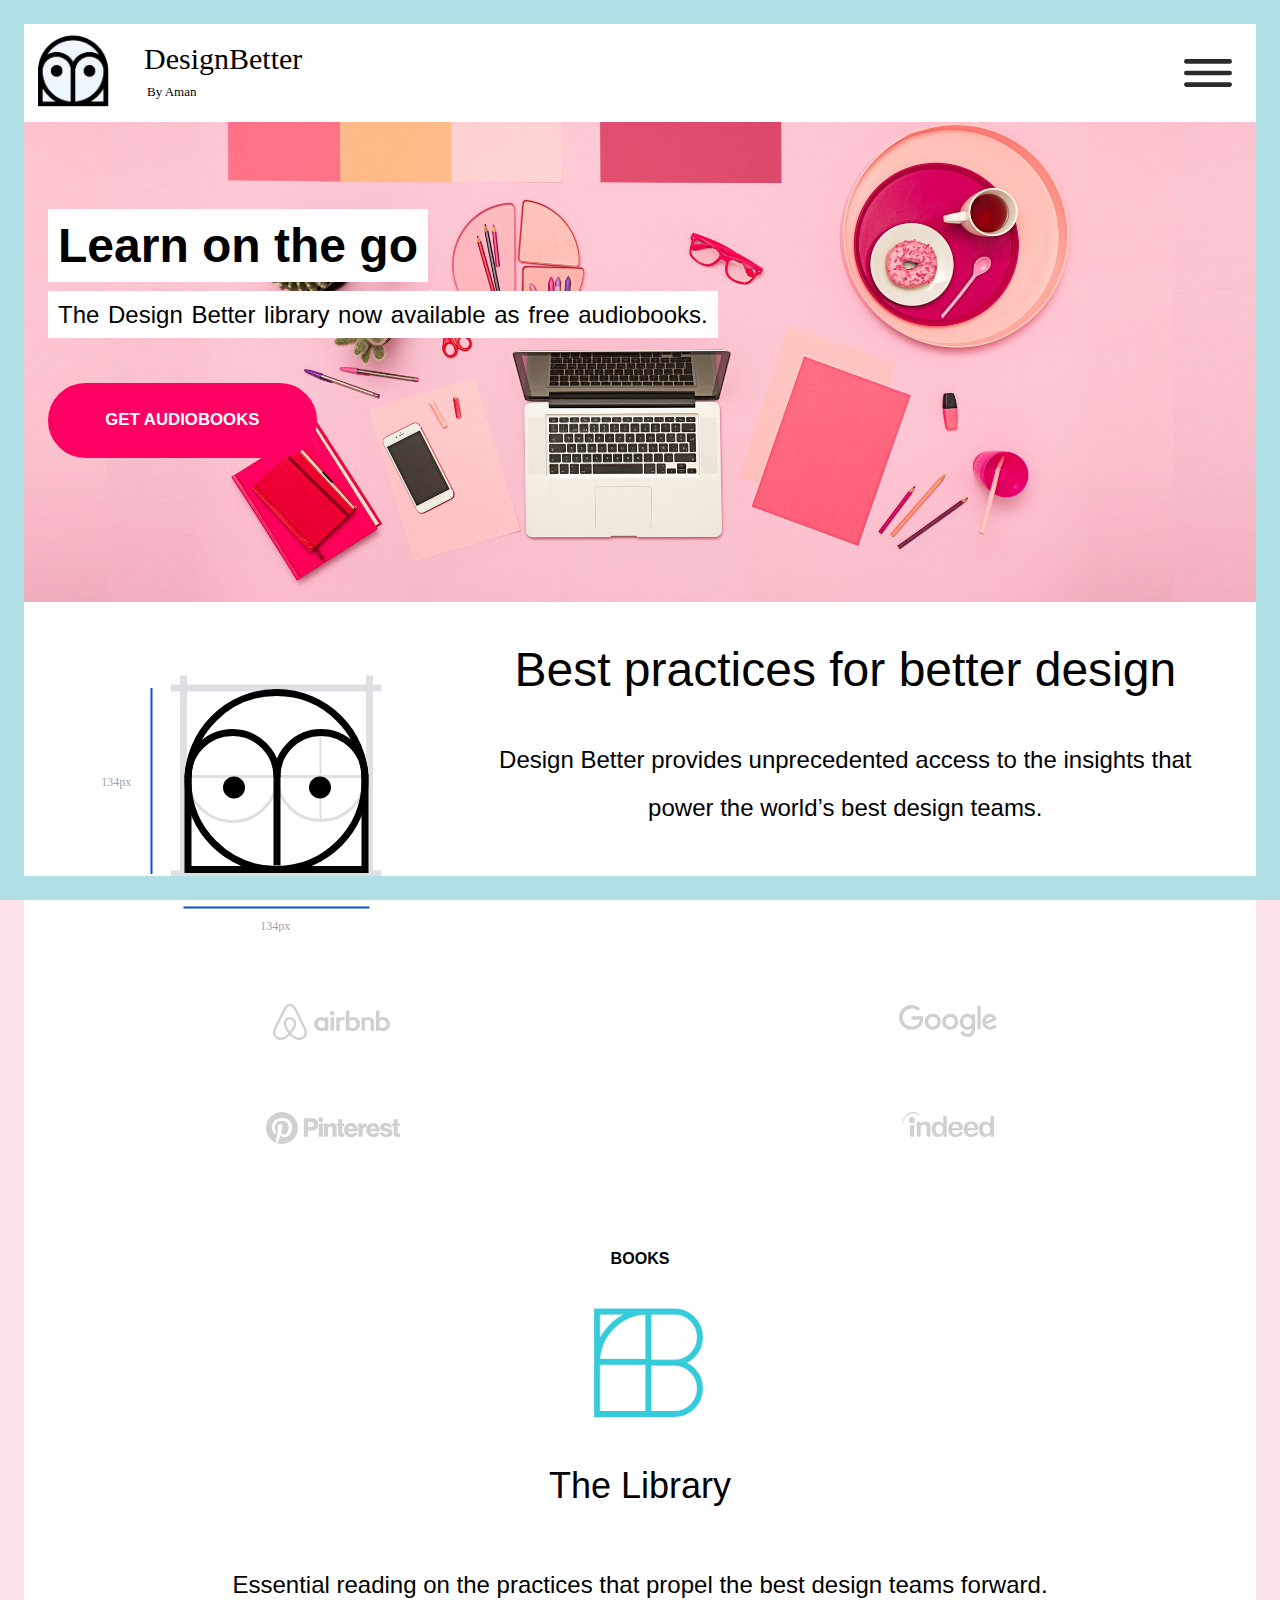
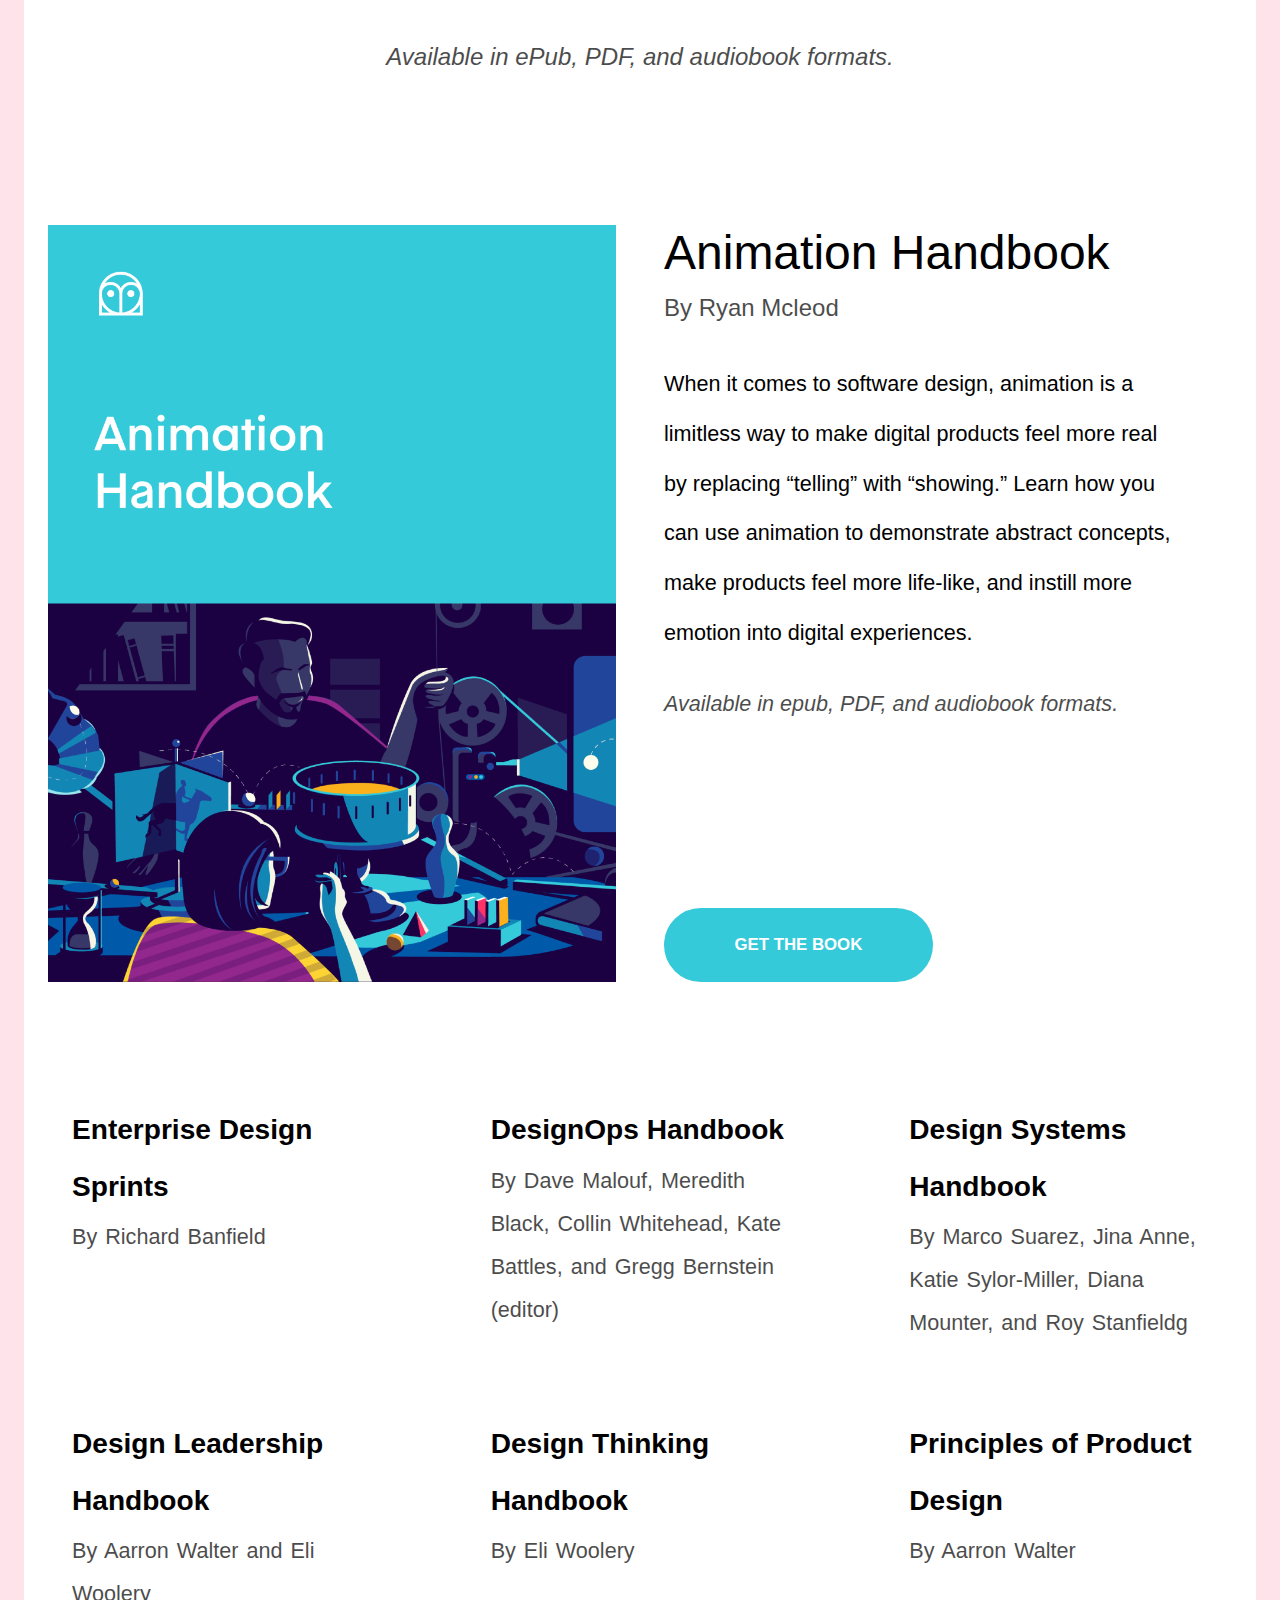
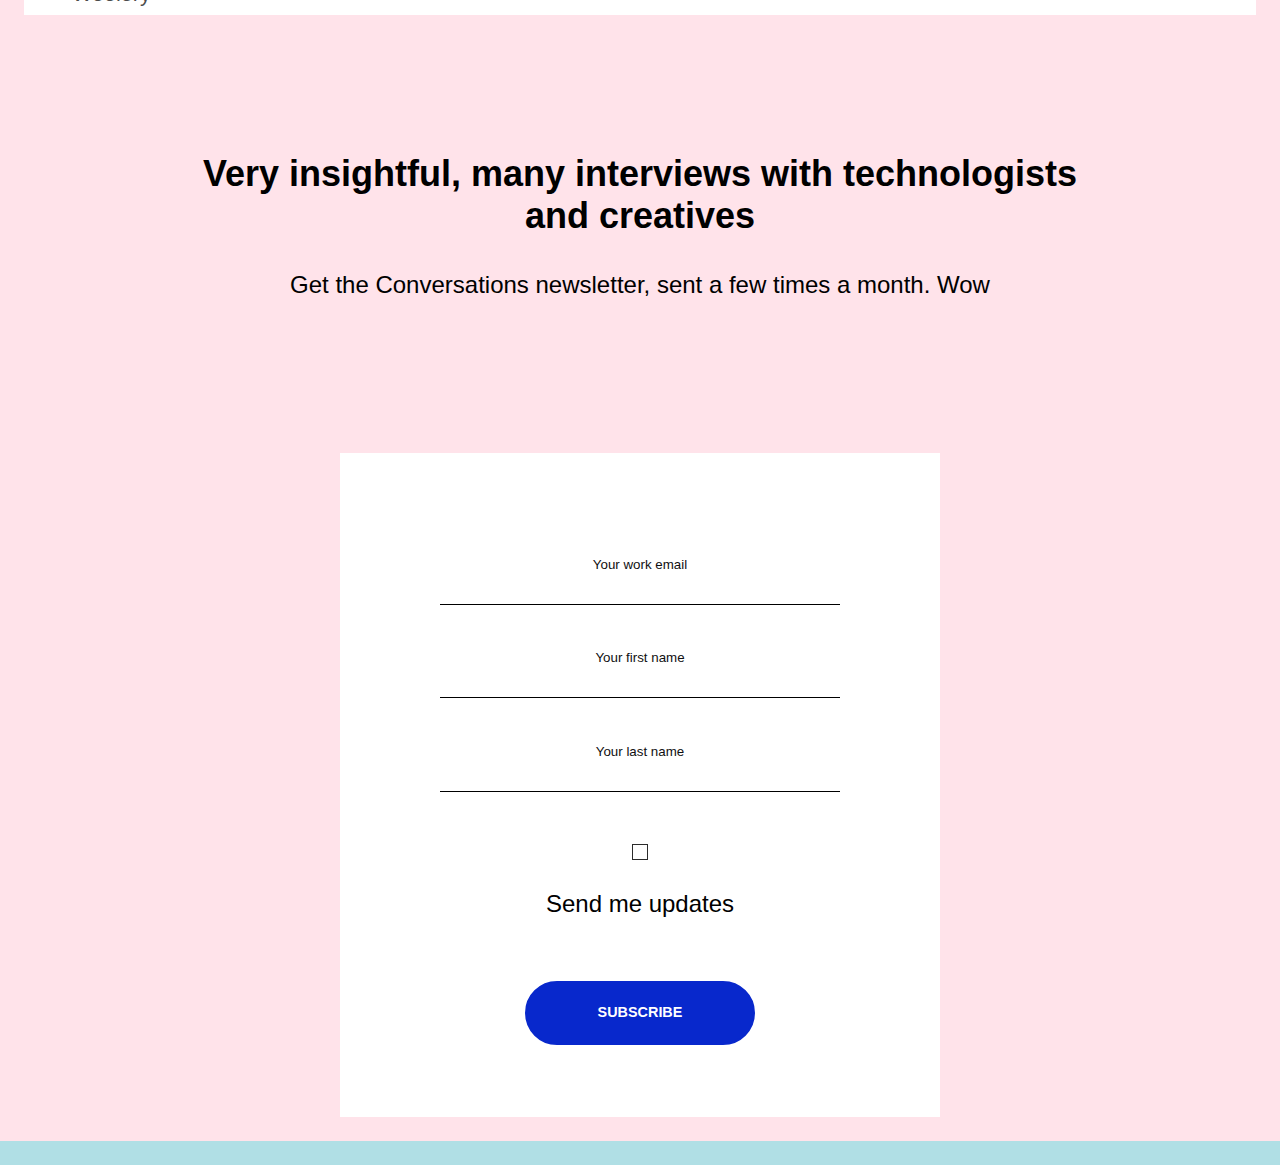
<file: index.html>
<!DOCTYPE html>
<html lang="en">

<head>
    <meta charset="UTF-8">
    <meta name="viewport" content="width=device-width, initial-scale=1.0">
    <meta http-equiv="X-UA-Compatible" content="ie=edge">
    <link rel="stylesheet" href="static/css/styles.css">
    <title>Ik huil</title>
</head>

<body>
    <!-- Navigatie-->
    <header>
        <img id="logo-head" src="img/logo-db.png" alt="logo website">
        <img id="logo-title" src="img/DesignBetter.svg" alt="DesignBetter by Aman">
        <div id="js-parent">
            <nav>
                <div id="cross"></div>
                <section id="nav-sec">
                    <img src="img/logo-db.png" alt="">
                    <h3>DesignBetter</h3>

                    <ul>
                        <li><a href="">Design Maturity Model</a></li>
                        <li><a href="">Books</a></li>
                        <li><a href="">Podcast</a></li>
                        <li id="noborder"><a href="">Conversations</a></li>
                        <div id="nav-cta">
                            <a href="#checkbox">keep learning</a>
                        </div>
                    </ul>
                </section>
            </nav>
        </div>
        <img id="menu" src="img/hamburger.svg" alt="menu">

    </header>
    <!-- Navigatie-->


    <!--   Big CTA | begin content -->
    <section id="banner">
        <article>
            <h1><span>Learn on the go</span></h1>
            <p><span>The Design Better library now available as free audiobooks.</span> </p>
            <div class="btn-banner">
                <a href="#this">get audiobooks</div></a>
        </article>
        <img src="img/Bigwrapimg.jpeg" alt="Audio Books Banner">
    </section>
    <!--   Big CTA | begin content -->

    <!-- Best practices -->
    <section id="svgsec">
        <!-- svg van website, kon het blijkbaar kopieren. werkt anders dan een img maar weet niet precies waarom -->
        <svg xmlns="http://www.w3.org/2000/svg" xmlns:link="http://www.w3.org/1999/xlink" width="282" height="258" viewBox="0 0 282 258">
            <defs>
              <clipPath id="intrologo_0">
                <rect x="-207" y="-1129" width="1440" height="5767" clip-rule="evenodd"></rect>
              </clipPath>
            </defs>
            <g clip-path="url(#intrologo_0)">
              <path fill="none" stroke="rgb(222,224,228)" stroke-width="2" stroke-miterlimit="4" transform="translate(219 58.5)" d="M1.5 0L1.5 86.7"></path>
            </g>
            <defs>
              <clipPath id="intrologo_1">
                <rect x="-207" y="-1129" width="1440" height="5767" clip-rule="evenodd"></rect>
              </clipPath>
            </defs>
            <g clip-path="url(#intrologo_1)">
              <path fill="none" stroke="rgb(222,224,228)" stroke-width="3" stroke-miterlimit="4" transform="translate(88 101.5)" d="M177 1L0 1"></path>
            </g>
            <defs>
              <clipPath id="intrologo_2">
                <rect x="-207" y="-1129" width="1440" height="5767" clip-rule="evenodd"></rect>
              </clipPath>
            </defs>
            <g clip-path="url(#intrologo_2)">
              <path fill="none" stroke="rgb(222,224,228)" stroke-width="3" stroke-miterlimit="4" transform="translate(88 58.5)" d="M44.5 89C69.0767 89 89 69.0767 89 44.5C89 19.9233 69.0767 0 44.5 0C19.9233 0 0 19.9233 0 44.5C0 69.0767 19.9233 89 44.5 89Z"></path>
            </g>
            <defs>
              <clipPath id="intrologo_3">
                <rect x="-207" y="-1129" width="1440" height="5767" clip-rule="evenodd"></rect>
              </clipPath>
            </defs>
            <g clip-path="url(#intrologo_3)">
              <path fill="none" stroke="rgb(222,224,228)" stroke-width="3" stroke-miterlimit="4" transform="translate(177 58.5)" d="M44 88C68.3005 88 88 68.3005 88 44C88 19.6995 68.3005 0 44 0C19.6995 0 0 19.6995 0 44C0 68.3005 19.6995 88 44 88Z"></path>
            </g>
            <defs>
              <clipPath id="intrologo_4">
                <rect x="-207" y="-1129" width="1440" height="5767" clip-rule="evenodd"></rect>
              </clipPath>
            </defs>
            <g clip-path="url(#intrologo_4)">
              <path fill="none" stroke="rgb(222,224,228)" stroke-width="7" stroke-miterlimit="4" transform="translate(83 0.5)" d="M0.5 0.95885L0.5 213.013"></path>
            </g>
            <defs>
              <clipPath id="intrologo_5">
                <rect x="-207" y="-1129" width="1440" height="5767" clip-rule="evenodd"></rect>
              </clipPath>
            </defs>
            <g clip-path="url(#intrologo_5)">
              <path fill="none" stroke="rgb(222,224,228)" stroke-width="7" stroke-miterlimit="4" transform="translate(268 0.5)" d="M1.5 0.95885L1.5 213.013"></path>
            </g>
            <defs>
              <clipPath id="intrologo_6">
                <rect x="-207" y="-1129" width="1440" height="5767" clip-rule="evenodd"></rect>
              </clipPath>
            </defs>
            <g clip-path="url(#intrologo_6)">
              <path fill="none" stroke="rgb(222,224,228)" stroke-width="7" stroke-miterlimit="4" transform="translate(70 14.5)" d="M0.898208 -0.5L211.277 -0.500009"></path>
            </g>
            <defs>
              <clipPath id="intrologo_7">
                <rect x="-207" y="-1129" width="1440" height="5767" clip-rule="evenodd"></rect>
              </clipPath>
            </defs>
            <g clip-path="url(#intrologo_7)">
              <path fill="none" stroke="rgb(222,224,228)" stroke-width="7" stroke-miterlimit="4" transform="translate(70 200.5)" d="M0.898208 -0.5L211.277 -0.500009"></path>
            </g>
            <defs>
              <clipPath id="intrologo_8">
                <rect x="-207" y="-1129" width="1440" height="5767" clip-rule="evenodd"></rect>
              </clipPath>
            </defs>
            <g clip-path="url(#intrologo_8)">
              <path id="top-progress" fill="none" stroke="rgb(8,79,220)" stroke-width="2" stroke-miterlimit="4" transform="translate(51 13.5)" d="M0.5 0.5L0.5 186.5"></path>
            </g>
            <defs>
              <clipPath id="intrologo_9">
                <rect x="-207" y="-1129" width="1440" height="5767" clip-rule="evenodd"></rect>
              </clipPath>
            </defs>
            <g clip-path="url(#intrologo_9)">
              <text id="top-progress-text" fill="rgb(159,161,167)" stroke="none" transform="translate(1.23584 100)" font-size="12" font-family="Maison Neue, Maison Neue Light" x="0" y="12.2">
                134px
              </text>
            </g>
            <defs>
              <clipPath id="intrologo_10">
                <rect x="-207" y="-1129" width="1440" height="5767" clip-rule="evenodd"></rect>
              </clipPath>
            </defs>
            <g clip-path="url(#intrologo_10)">
              <path id="bottom-progress" fill="none" stroke="rgb(8,79,220)" stroke-width="2" stroke-miterlimit="4" transform="translate(83 234)" d="M0.5 -0.5L186.5 -0.500008"></path>
            </g>
            <defs>
              <clipPath id="intrologo_11">
                <rect x="-207" y="-1129" width="1440" height="5767" clip-rule="evenodd"></rect>
              </clipPath>
            </defs>
            <g clip-path="url(#intrologo_11)">
              <text id="bottom-progress-text" fill="rgb(159,161,167)" stroke="none" transform="translate(160.236 244)" font-size="12" font-family="Maison Neue, Maison Neue Light" x="0" y="12.2">
                134px
              </text>
            </g>
        
            <defs>
              <clipPath id="intrologo_12">
                <rect x="-207" y="-1129" width="1440" height="5767" clip-rule="evenodd"></rect>
              </clipPath>
            </defs>
        
            <g clip-path="url(#intrologo_12)" fill="none" stroke="rgb(0,0,0)" stroke-width="7" stroke-miterlimit="4">
              <path id="right-eye" transform="translate(177 58.5)" d="M88 44C88 19.6995 68.3005 0 44 0C19.6995 0 0 19.6995 0 44"></path>
              <path id="left-eye" transform="translate(88 58.5)" d="M89 44.5C89 19.9233 69.0767 0 44.5 0C19.9233 0 0 19.9233 0 44.5"></path>
        
              <path id="border-out" transform="translate(88 100.5)" d="M177 0L177 95L0 95L0 0L0 0"></path>
              <path id="border-mid" transform="translate(176 102)" d="M1.00181 0L1.00181 89.4"></path>
        
              <path id="owl-head" transform="translate(88 18.5)" d="M88.5 177C137.377 177 177 137.377 177 88.5C177 39.6228 137.377 0 88.5 0C39.6228 0 0 39.6228 0 88.5C0 137.377 39.6228 177 88.5 177Z"></path>
            </g>
        
            <g clip-path="url(#intrologo_12)" fill="rgb(0,0,0)" stroke="none">
              <path id="left-eye" transform="translate(123 102.5)" d="M22 11C22 17.0756 17.0756 22 11 22C4.92442 22 0 17.0756 0 11C0 4.92442 4.92442 0 11 0C17.0756 0 22 4.92442 22 11"></path>
        
              <path id="right-eye" transform="translate(209 102.5)" d="M22 11C22 17.0756 17.0763 22 11.0015 22C4.92678 22 0 17.0756 0 11C0 4.92442 4.92678 0 11.0015 0C17.0763 0 22 4.92442 22 11"></path>
            </g>
          </svg>
        <aside>
            <h2>Best practices for better design</h2>
            <p>Design Better provides unprecedented access to the insights that power the world’s best design teams.</p>
        </aside>

    </section>
    <section id="partnerblk">
        <svg class="partners" xmlns="http://www.w3.org/2000/svg" width="118" height="36">
          <defs>
            <clipPath id="a">
              <path d="M-229-1496h1440v5767H-229z" clip-rule="evenodd"></path>
            </clipPath>
          </defs>
          <g clip-path="url(#a)">
            <path fill="#D0D0D1" fill-rule="evenodd" d="M32.90014766 24.29l.55 1.3c.47 1.33.62 2.59.33 3.85-.4078 2.6991-2.2211 4.9772-4.76 5.98-.91.4-1.93.58-2.96.58-1.6174-.0449-3.1983-.4917-4.6-1.3-1.6941-1.0093-3.2221-2.2742-4.53-3.75-1.61 1.73-3.04 2.92-4.54 3.75-1.1266.6464-2.3709 1.0612-3.65999 1.22-1.32135.1783-2.66637.0059-3.9-.5-2.52968-1.0073-4.336906-3.2787-4.7499992-5.97-.1802898-1.3164-.0290491-2.6569.4400002-3.9.18-.47.36-.9.539999-1.3.3-.64.59-1.26.84-1.84l.04-.06c2.57567-5.4909 5.26963-10.9255 8.07999-16.3l.11-.21c.29-.54.58-1.12.87-1.7.37-.65.77-1.33 1.32-1.98 1.21-1.359997 2.85-2.15999706 4.68-2.15999706 1.8055-.00179509 3.5135.81906006 4.64 2.22999706.59.65.95 1.34 1.32 1.98.28.58.58 1.16.88 1.7l.1.22c2.8249 5.3604 5.5191 10.7886 8.08 16.28l.04.04c.25.58.54 1.19.84 1.84zm-1.35 4.86c-.2754 1.901-1.5451 3.5101-3.33 4.22-.88.36-1.83.47-2.78.36-.91-.1-1.82-.4-2.78-.94-1.565-.9365-2.9696-2.1182-4.16-3.5 2.41-2.91 3.87-5.58 4.42-7.96.26-1.11.3-2.12.18-3.06-.1341-.8811-.4694-1.7195-.98-2.45-1.194-1.6504-3.1235-2.6077-5.16-2.56-2.12 0-4.02.97-5.15 2.56-.5141.7296-.8529 1.568-.99 2.45-.1542 1.0214-.0929 2.0637.18 3.06.55 2.38 2.05 5.08 4.43 8-1.1845 1.3917-2.594 2.5747-4.17 3.5-.95.54-1.85999.83-2.77999.94-.98.1-1.93-.04-2.78-.36-1.33616-.5268-2.40558-1.567-2.96931-2.888-.56374-1.321-.57479-2.8128-.03069-4.142.12-.36.3-.72.48-1.16l.84-1.8.04-.07c2.55567-5.4542 5.23638-10.849 8.03999-16.18l.11-.22c.3-.54.59-1.11.88-1.65.2714-.57187.6105-1.10905 1.01-1.6.7315-.85464 1.8001-1.34662 2.925-1.34662 1.1249 0 2.1936.49198 2.925 1.34662.4.47.73 1.01 1.02 1.59.3.54.59 1.11.88 1.65l.11.22c2.7694 5.3554 5.4365 10.7631 8 16.22v.03c.3.58.55 1.23.85 1.8.18.44.36.8.47 1.16.3025.8902.3916 1.8391.26 2.77l.01.01zm27.74-17.76c1.31 0 2.38-1.05 2.38-2.35h-.01c-.0217-1.29491-1.0749-2.33474-2.37-2.34-1.35 0-2.38 1.04-2.38 2.34 0 .6285.2517 1.2308.6989 1.6724.4472.4416 1.0527.6856 1.6811.6776zm20.69 1.51c-2.42 0-3.55 1.44-3.55 1.44v-7.6h-3.5V26.8h2.95c.3 0 .51-.25.51-.5v-.62s1.14 1.48 3.55 1.48c1.8974.0332 3.7262-.7087 5.0643-2.0543 1.338-1.3456 2.0696-3.1786 2.0257-5.0757.0607-1.8959-.6596-3.7336-1.9923-5.0833-1.3328-1.3498-3.1612-2.0933-5.0577-2.0567v.01zm26.4202 1.44s1.13-1.44 3.55-1.44v-.01c3.95 0 7.05 3.03 7.05 7.14.044 1.8971-.688 3.7301-2.026 5.0757-1.338 1.3456-3.167 2.0875-5.064 2.0543-2.41 0-3.55-1.48-3.55-1.48v.62c0 .25-.21.5-.51.5h-2.95V6.74h3.5v7.6zm-5.34 12.51v-8.08c0-2.27-.47-3.57-1.7102-4.57-1.03-.87-2.31-1.3-3.84-1.3-1.3879-.05-2.7358.4703-3.73 1.44v-.58c0-.25-.21-.5-.51-.5h-2.77v13.55h3.5v-9.44c.69-.79 1.79-1.33 2.86-1.33 1.96 0 2.7.9 2.7 3.13v7.68h3.5002zm-49.1902-13.09v.58s-1.14-1.44-3.55-1.44c-3.98 0-7.09 3-7.09 7.14 0 4.1 3.07 7.13 7.1 7.13 2.44 0 3.54-1.48 3.54-1.48v.62c0 .28.22.5.51.5h2.96V13.26h-2.96c-.3 0-.51.25-.51.5zm18.02-.86c1.06 0 1.6.18 1.6.18v3.2s-2.92-.96-4.75 1.09v9.48h-3.5V13.26h2.96c.29 0 .5.25.5.5v.58c.8459-.8619 1.984-1.3757 3.19-1.44zm-12.35 13.91h3.5V13.26h-3.5v13.55zm-40.58.64c-1.97-2.44-3.25-4.75-3.69-6.7-.175-.72-.209-1.4671-.1-2.2.06-.57.28-1.07.58-1.5.7468-1.0229 1.9437-1.6195 3.21-1.6 1.35 0 2.56.59 3.22 1.6.3.43.51.93.58 1.5.11.66.08 1.41-.1 2.2-.44 1.92-1.72 4.22-3.7 6.7zm59.47-5.04c.6858.9483 1.7898 1.504 2.96 1.49v.01c2.33 0 4.13-1.45 4.13-3.9s-1.79-3.89-4.13-3.89c-1.1544.0416-2.2341.5815-2.96 1.48v4.81zm32.9302 1.48c-1.169.0163-2.272-.5355-2.96-1.48V17.6c.726-.8985 1.805-1.4384 2.96-1.48 2.34 0 4.13 1.44 4.13 3.89s-1.79 3.9-4.13 3.9v-.02zm-60.4502.04c1.1665.008 2.2665-.542 2.96-1.48v-4.83c-.51-.75-1.68-1.48-2.96-1.48-2.34 0-4.13 1.45-4.13 3.89 0 2.46 1.79 3.9 4.13 3.9z"></path>
          </g>
        </svg>
        <svg class="partners" xmlns="http://www.w3.org/2000/svg" width="98" height="33">
          <defs>
            <clipPath id="a">
              <path d="M-447-1499H993v5767H-447z" clip-rule="evenodd"></path>
            </clipPath>
          </defs>
          <g clip-path="url(#a)">
            <path fill="#D0D0D1" fill-rule="evenodd" d="M24.3 14.540047c0-1.42-.2-2.24-.2-2.24H12.56v3.39h8.21c-.4 4.74-4.36 6.76-8.1 6.76-4.78 0-8.95-3.75-8.95-9-.03769-2.3959.89127-4.70608 2.57717-6.40892 1.68591-1.70284 3.98663-2.65484 6.38283-2.64109 3.85 0 6.12 2.43 6.12 2.43l2.37-2.45c-2.3091-2.22246-5.4056-3.4380507-8.61-3.3800026C5.48 1.0000344 0 6.950037 0 13.380047c.0823692 6.955 5.7849 12.5278 12.74 12.45 6.68 0 11.56-4.56 11.56-11.29zM78.38 1.830034v23.520013h3.3V1.830034h-3.3zM41.9 17.860047c0-5.28-4.19-8.01001-8.04-8.01001-2.1246-.04036-4.1758.77687-5.6905 2.26711-1.5148 1.4903-2.3653 3.528-2.3595 5.6529-.0332 2.1528.8115 4.2263 2.3396 5.7431 1.5281 1.5168 3.6079 2.3461 5.7604 2.2969 4.39 0 7.99-3.34 7.99-7.95zm48.88-8.01001h-.01c-4.0656.00527-7.46 3.22391-7.46 7.98001-.0744 2.1192.7251 4.176 2.2113 5.6886 1.4861 1.5127 3.5285 2.3484 5.6487 2.3114 2.676.0072 5.1846-1.3013 6.71-3.5l-2.77-1.84c-.72 1.11-1.92 2.2-3.92 2.2-2.26 0-3.29-1.23-3.93-2.42l10.74-4.44-.56-1.3c-1.0389-2.5474-3.455-4.67559-6.66-4.68001zm-31.46 8.02001c0-5.28-4.19-8.01001-8.04-8.01001-2.1246-.04036-4.1758.77687-5.6905 2.26711-1.5148 1.4903-2.3653 3.528-2.3595 5.6529-.0332 2.1528.8115 4.2263 2.3396 5.7431 1.5281 1.5168 3.6079 2.3461 5.7604 2.2969 4.39 0 7.99-3.34 7.99-7.95zm13.46-6.17c-1.03-1.11001-2.45-1.83001-4.32-1.83001v-.01c-4.31 0-7.69 3.76001-7.69 7.98001-.0516 4.2853 3.3271 7.8282 7.61 7.98 1.6925.0942 3.328-.6269 4.4-1.94v1.58c0 2.75-1.68 4.4-4.21 4.4-1.8195-.0171-3.4444-1.1427-4.1-2.84l-3.08 1.28c1.09 2.3 3.29 4.7 7.2 4.7 4.29 0 7.55-2.69 7.55-8.32v-14.54001h-3.36v1.56001zm18.14 1.22c-2.32 0-4.52 2.38-4.21 4.7l7.17-3c-.5768-1.0895-1.7282-1.7508-2.96-1.7zm-57.02.08c-2.59 0-4.58 2.06-4.58 4.83 0 2.82 2.02 4.86 4.57 4.86 2.33 0 4.5-1.91 4.5-4.84 0-3-2.18-4.85-4.49-4.85zm17.42 0c-2.59 0-4.58 2.06-4.58 4.83 0 2.82 2.02 4.86 4.57 4.86 2.33 0 4.5-1.91 4.5-4.84 0-3-2.18-4.85-4.49-4.85zm17.45 0c-2.26 0-4.48 1.83-4.48 4.9 0 2.94 2.14 4.8 4.43 4.8 2.17 0 4.33-1.72 4.33-4.84 0-3.06-2.17-4.86-4.28-4.86z"></path>
          </g>
        </svg>
        <svg class="partners" xmlns="http://www.w3.org/2000/svg" width="135" height="33">
          <defs>
            <clipPath id="a">
              <path d="M-645-1496H795v5767H-645z" clip-rule="evenodd"></path>
            </clipPath>
          </defs>
          <g clip-path="url(#a)">
            <path fill="#D0D0D1" fill-rule="evenodd" d="M31.564156 9.43475c-2.5797-5.73311-8.2776-9.4242392-14.5643-9.43472928C9.297216-.0122939 2.679076 5.46535 1.251448 13.0345-.176184 20.6036 3.991936 28.1157 11.169856 30.91c-.15-1.27-.27005-3.22.05-4.6l1.88-7.95s-.48-.96-.48-2.38c0-2.22 1.3-3.88 2.9-3.88 1.36 0 2.02 1.02 2.02 2.25 0 1.37-.87 3.42-1.32 5.32-.38 1.6.8 2.9 2.37 2.9 2.84 0 5.03-3 5.03-7.33 0-3.83-2.76-6.50998-6.69-6.50998-1.8911-.08195-3.7335.61322-5.099 1.92398-1.36559 1.3108-2.13556 3.1232-2.13105 5.016.00267 1.3163.42282 2.5977 1.2 3.66.11495.1234.15665.298.11005.46l-.44005 1.81c-.07.29-.24.35-.54.22-2-.94-3.25-3.86-3.25-6.2 0-5.05 3.67-9.68998 10.57005-9.68998 5.55 0 9.87 3.96 9.87 9.23998 0 5.52-3.48 9.96-8.3 9.96-1.63 0-3.15-.84-3.67-1.84l-.99 3.8c-.37 1.4-1.35 3.13-2 4.2 6.0077 1.852 12.5433.014 16.7051-4.6978 4.1619-4.7119 5.1788-11.4243 2.5992-17.15745zm26.8157-1.57473c0 1.40556-1.1395 2.54498-2.545 2.54498-1.4056 0-2.545-1.13942-2.545-2.54498 0-1.40556 1.1394-2.545 2.545-2.545 1.4055 0 2.545 1.13944 2.545 2.545zm-12.2-1.71h-7.3601l-.0099-.01V24.74h4.2999v-6.22h3.7101c3.83 0 6.3-2.52 6.3-6.08.0514-1.7222-.6279-3.38593-1.87-4.57998-1.15-1.09-2.81-1.71-5.07-1.71zM79.299756 21.6v3.17c-.43.07-1.08.12-1.9199.12-2.4701 0-4.2401-.8-4.2401-3.66v-7.15h-1.38v-2.66h1.38V7.22002h4.14V11.42h2.02v2.66h-2.02v6.24c0 1.04.5701 1.3 1.48 1.3l.54-.02zm55.5999 3.14V21.6h-.01l-.7.02c-.91 0-1.48-.26-1.48-1.3v-6.24h2.19v-2.66h-2.19V7.22002h-4.13V11.42h-1.3v2.66h1.3v7.15c0 2.86 1.77 3.66 4.24 3.66.94 0 1.65-.07 2.08-.15zm-88.5398-9.86c1.66 0 2.6-.99 2.6-2.47 0-1.48-.96-2.39-2.6-2.39h-3.26v4.86h3.26zm39.57-3.85c-4.05 0-6.83 3.05-6.83 7.02h-.0101c0 4.03 2.71 7.08 7.1 7.08 1.4816.0381 2.9374-.3923 4.1601-1.23 1.1064-.7366 1.9036-1.8541 2.2399-3.14h-4.14c-.36.83-1.09 1.32-2.1999 1.32-1.75 0-2.7301-1.11-2.9901-2.91h9.5601c.03-2.7-.75-5.02-2.3401-6.47-1.14-1.04-2.65-1.67-4.5499-1.67zm22.4198 11.05h-.01c-1.734-.0042-2.72-1.1134-2.98-2.91h9.57c.02-2.7-.76-5.02-2.34-6.47-1.15-1.04-2.65-1.67-4.55-1.67-4.06 0-6.84 3.05-6.84 7.02 0 4.03 2.7 7.08 7.1 7.08 1.482.0381 2.938-.3923 4.16-1.23 1.103-.7383 1.896-1.8556 2.23-3.14h-4.13c-.369.8276-1.086 1.3171-2.21 1.32zm13.99-5.75c2.34.4 5.1 1 5.1 4.4 0 2.91-2.58 4.42-6.06 4.42-3.75 0-6.15-1.66-6.45-4.4h4.04c.26 1.1 1.1 1.65 2.38 1.65 1.27 0 2.08-.47 2.08-1.33 0-1.2-1.61-1.33-3.38-1.64-2.31-.39-4.78-1.01-4.78-4.13 0-2.81 2.6-4.27 5.74-4.27 3.77 0 5.8 1.64 6 4.27h-3.9c-.15-1.2-.95-1.56-2.12-1.56-1.04 0-1.85.39-1.85 1.22 0 .94 1.5 1.07 3.2 1.38v-.01zm-59.4198-4.91h-4.0801v13.32h4.2401v-7.37c0-1.63.9399-2.8 2.34-2.8 1.3799 0 2.08.97 2.08 2.37v7.8h4.24v-8.66c0-2.97-1.7201-5.04-4.64-5.04-1.6608-.0482-3.222.7896-4.1001 2.2h-.0799v-1.82zm38.6198 3.51v-3.7l-.42-.01c-1.6098 0-2.6998.7-3.6398 2.28h-.08v-2.08h-4.05v13.32h4.23v-5.98c0-2.77 1.54-4.06 3.9598-3.83zm-47.8198-3.51v13.32h4.24V11.42h-4.24zm34.81 5.23c-.15-1.59-1.14-2.6-2.52-2.6-1.6001 0-2.44 1.01-2.73 2.6h5.25zm19.5898-2.6c-1.62 0-2.45 1.01-2.73 2.6h5.25c-.16-1.59-1.15-2.6-2.52-2.6z"></path>
          </g>
        </svg>
        <svg class="partners" xmlns="http://www.w3.org/2000/svg" width="92" height="25" viewBox="0 0 92 25">
          <g fill="#D0D0D1" fill-rule="evenodd">
            <path d="M87.6365248 19.8910203c-.2831141.6516024-.7504869 1.2081418-1.3457447 1.6024894-.554413.3416228-1.1958318.5191672-1.8486997.5117194-.6796691 0-1.2913712-.1750619-1.8622932-.538652-.5911444-.4068948-1.053191-.9720475-1.3321513-1.629422-.3262411-.7406463-.4893617-1.6159557-.4893617-2.6528606-.0205187-.8793004.136619-1.7537915.462175-2.5720629.2990543-.7541127.7340425-1.3196972 1.2913711-1.7102198.5573286-.4039889 1.1826241-.5925171 1.9030733-.5925171h.0271868c.679669 0 1.2777778.1885282 1.8486997.5790508.5437353.3770563 1.0059102.9426409 1.3457447 1.6698209.3398345.7271801.5029551 1.6159558.5029551 2.6259281 0 1.0773038-.1631206 1.993012-.5029551 2.7067258m3.8877069-15.56704012c-.3402132-.38694545-.8422511-.59583008-1.3593381-.56558451-.5845153 0-1.0330969.20199447-1.3457447.6059834-.3126477.40398893-.4757683.99650603-.4757683 1.7775513v5.64237873c-.6287525-.7137192-1.3843697-1.3070844-2.2293144-1.7506187-.4757683-.22892706-1.0466903-.40398893-1.6719858-.48478672-.3534279-.05386519-.7340426-.08079778-1.141844-.08079778-1.9166667 0-3.4663121.6733149-4.6489362 2.0064784-1.1826241 1.3466297-1.7671394 3.1915125-1.7671394 5.5885135 0 1.1177027.1495271 2.1680739.4485815 3.1376474.2696656.9179682.7124633 1.7770068 1.3049646 2.5316639 1.3496968 1.7789656 3.6251947 2.6111326 5.8179669 2.1276751.850981-.1692691 1.6567122-.5133202 2.3652482-1.0099724.5029551-.3770563 1.0195035-.861843 1.5224586-1.4408938v.36359c0 .7137138.176714 1.2388994.5165485 1.6159557.3534279.3770564.7884161.5790509 1.3049645.5790509.5437352 0 .9787234-.1885282 1.3185579-.538652C91.8232861 24.0521063 92 23.5134544 92 22.772808V5.9399359c0-.70024748-.1631206-1.25236568-.4757683-1.61595572m-24.821513 8.73962722c.602875-.6500388 1.4609534-1.0087331 2.3516548-.9830397h.0135934c1.0059102 0 1.821513.3231911 2.4332151.9695734.6117022.6463823.9787234 1.6159557 1.0602837 2.9356529h-6.9869976c.1359338-1.2927646.5029551-2.2758043 1.1282506-2.9221866m8.9988179 7.0024748c-.267314-.2288254-.612067-.3490824-.96513-.3366575-.3670213 0-.6388889.0942641-.8427896.2558597l-1.1690307 1.0638375c-.3210075.2612283-.6568614.5040196-1.0059102.7271801-.6935194.4612144-1.516999.6922737-2.3516548.6598486l-.2990544-.0134663c-.570922-.0403989-1.1010638-.2019945-1.5904255-.498253-.5881847-.357202-1.063754-.8703065-1.3729315-1.4812928-.353601-.7125606-.5395067-1.4952732-.5437352-2.2892706h7.5443262c1.0195036 0 1.8079197-.1481293 2.3516549-.4309215.570922-.2962586.8427896-.9157083.8427896-1.8718154-.0359933-2.2618894-1.2629976-4.3405533-3.2352246-5.4807832-1.0874704-.63291595-2.3652482-.94264079-3.8741135-.94264079h-.1223404c-1.1010638.01346629-2.1341608.20199446-3.0449173.5386519-.9515366.37705629-1.7535461.91570829-2.4060283 1.60248939-.659337.7171599-1.1635715 1.5603871-1.4816785 2.4777988-.3492286 1.0142706-.523845 2.0794871-.5165485 3.1511137 0 2.397001.6932624 4.2822826 2.0661939 5.6827776 1.539087 1.4869852 3.6463209 2.2514341 5.7907801 2.1007424 1.0738771 0 2.0390071-.1346629 2.8682033-.4174552.7466665-.2348878 1.4492916-.5897401 2.0797873-1.0503712.5437352-.4309215.9515366-.8753094 1.2234042-1.3466298.285461-.4578541.4213948-.861843.4213948-1.1985005 0-.3770563-.1223404-.6867811-.3670213-.9022419m-24.4408983-7.0024748c.6060104-.6536591 1.469857-1.0126893 2.3652482-.9830397 1.0059102 0 1.821513.3231911 2.4468085.9695734.6117022.6463823.9515367 1.6159557 1.0602837 2.9356529h-7.000591c.0496173-1.068803.4452105-2.0933955 1.1282506-2.9221866m8.0472813 6.6658173c-.3670213 0-.6524822.0942641-.8427896.2558597-.3871348.3622534-.781419.7169344-1.1826241 1.0638375-.3119162.2607592-.6386956.5035525-.9787234.7271801-.7038733.4607793-1.5357767.6915346-2.3788416.6598486l-.285461-.0134663c-.570922-.0403989-1.1146572-.2019945-1.6040189-.498253-.5841041-.3580274-1.0550704-.871247-1.3593381-1.4812928-.3534279-.6733149-.5301418-1.4274275-.5437352-2.2892706h7.5579196c.8064531.031035 1.6097667-.1161657 2.3516549-.4309215.5437352-.2962586.8156028-.9157083.8156028-1.8718154-.027785-2.2606275-1.2506933-4.3410938-3.2216312-5.4807832-1.1813534-.65601948-2.5203951-.9818322-3.8741135-.94264079h-.1359338c-1.1010638.01346629-2.106974.20199446-3.0449172.5386519-1.845587.71295889-3.2686632 2.21176919-3.8741135 4.08028819-.3492286 1.0142706-.523845 2.0794871-.5165485 3.1511137 0 2.397001.6932624 4.2822826 2.0661939 5.6827776 1.3049645 1.3196972 3.0992908 2.0199447 5.3829787 2.0872762l.4078014.0134662c1.0874705 0 2.0390071-.1346629 2.85461-.4174552.7466665-.2348878 1.4492916-.5897401 2.0797872-1.0503712.4944846-.3674523.9142185-.8243863 1.2369976-1.3466298.2718676-.4578541.4078014-.861843.4078014-1.1985005 0-.3770563-.108747-.6867811-.3534279-.9022419-.2682832-.2164131-.6056515-.3310008-.9515366-.3231912M8.02009456 22.4361506V13.319467c1.46529866.1754239 2.94785864-.137267 4.21394804-.8887756v10.0054592c0 .8483767-.1903074 1.4812927-.5845154 1.898748-.3895397.4215178-.945931.6528206-1.5224586.632916-.61170217 0-1.08747049-.2019945-1.49527191-.6463823-.39420804-.403989-.58451537-1.0503713-.58451537-1.8852817m32.42021278-2.5451303c-.5138927 1.2909868-1.7801397 2.1326203-3.1808511 2.1142088h-.0271867c-.6796691 0-1.2777778-.1750619-1.8486998-.538652-.5943047-.4035141-1.0571857-.9696874-1.3321513-1.629422-.3262411-.7406463-.4893617-1.6159557-.4893617-2.6528606 0-.9830398.1495272-1.8448828.4485816-2.5720629.3126477-.7541127.7340425-1.3196972 1.3049645-1.7102198.5437352-.4039889 1.1826241-.5925171 1.8894799-.5925171h.0407801c.6533294-.0002625 1.2903279.2022365 1.821513.5790508.601571.4199925 1.0724504.9984242 1.3593381 1.6698209.3398345.7271801.5029551 1.6159558.5029551 2.6259281 0 1.0773038-.1631206 1.993012-.4893617 2.7067258m3.8741135-15.56704012c-.338426-.38144596-.8336851-.5895916-1.3457447-.56558451-.5845154 0-1.0330969.20199447-1.3457447.6059834-.3262411.40398893-.4757683.99650603-.4757683 1.7775513v5.64237873c-.6291776-.7132776-1.3847067-1.3065737-2.2293144-1.7506187-.4893617-.22892706-1.0466903-.40398893-1.6719859-.48478672-.3534279-.05386519-.7340425-.08079778-1.1418439-.08079778-1.9166667 0-3.4799055.6733149-4.6489362 2.0064784-1.1826241 1.3466297-1.7671395 3.1915125-1.7671395 5.5885135 0 1.1177027.1495272 2.1680739.4349882 3.1376474.2753061.9183608.7226094 1.7771942 1.3185579 2.5316639 1.3496968 1.7789656 3.6251947 2.6111326 5.8179669 2.1276751.8509811-.1692691 1.6567123-.5133202 2.3652483-1.0099724.502955-.3770563.9923167-.861843 1.5224586-1.4408938v.36359c0 .7137138.1767139 1.2388994.5165484 1.6159557.3398346.3770564.7884161.5790509 1.3049646.5790509.5165484 0 .96513-.1885282 1.3049645-.538652.3398345-.3770563.5029551-.9157082.5029551-1.6563546V5.9399359c0-.70024748-.1495272-1.25236568-.4621749-1.61595572M18.391844 11.555382v.4578542c.679669-.8887757 1.4273049-1.535158 2.2293144-1.9526132.8156028-.40398893 1.7263593-.6194497 2.786643-.6194497 1.0059102 0 1.9166667.22892706 2.7186761.6598486.7817467.4154801 1.4100664 1.0662187 1.7943263 1.8583491.2582742.4713204.4078014.9695734.4893617 1.5216916.0815603.5386519.1223404 1.2254331.1223404 2.0603436v7.0967388c0 .767579-.1903073 1.3466298-.5437352 1.7506187-.3534279.3770564-.8156029.5790509-1.3729315.5790509-.5352919.0186493-1.0502341-.2042222-1.4001182-.6059834-.3670212-.403989-.5437352-.9695735-.5437352-1.7236862v-6.3426262c0-1.265832-.1631206-2.2354054-.5165484-2.9087203-.3534279-.6733149-1.0602837-.996506-2.1205674-.996506-.6796691 0-1.3049646.2154608-1.8758865.6059834-.5437353.4039889-.9787235.9695734-1.2369977 1.6832872-.1903073.5655845-.2718676 1.6159557-.2718676 3.1915126v4.7670693c0 .7810453-.1903073 1.3466298-.5573286 1.7506187-.3670213.3770564-.8156028.5790509-1.4001182.5790509-.570922 0-1.0195036-.2019945-1.3729314-.6059834-.3670213-.403989-.5437353-.9695735-.5437353-1.7236862V11.6092472c0-.72718.1631206-1.2792982.4893617-1.61595569.3126478-.36359004.747636-.53865191 1.3185579-.53865191.3262412 0 .6388889.06733149.9107566.22892706.2718676.16159557.4893617.40398894.6524822.71371374.1631206.3231912.2446809.7002475.2446809 1.1446353M8.0608747.59381571c2.5827423-.94264084 5.5596927-.87530935 7.7754137 1.02343863.4078014.39052263.8971631.86184305 1.0874705 1.44089385.2174941.71371378-.8020095-.08079778-.9379433-.17506187-.6996736-.47554898-1.4580278-.86023255-2.2565012-1.1446353C9.35224586.40528755 5.21985816 2.82922113 2.63711584 6.57285189 1.56323877 8.21574021.86997636 9.96635891.29905437 11.8920395c-.0679669.2154607-.12234042.4847867-.23108747.6733149-.10874704.2154607-.05437352-.5655845-.05437352-.5925171.09220448-.7863202.2421287-1.5649387.44858156-2.32966953C1.65839243 5.54941327 4.26832151 2.15590625 8.0608747.59381571"></path>
            <path d="M11.360653 10.6675853c-.7058297.3651188-1.52855991.4324941-2.28443832.187078-.75587841-.245416-1.38193576-.7831788-1.73834548-1.49318193-.36941626-.70672833-.43907694-1.53221895-.19331442-2.29080794.24576251-.75858898.78631452-1.38658676 1.5000786-1.74274821.70646207-.36157229 1.52790722-.42705051 2.28277572-.18196236.7548685.24508816 1.3810015.78056119 1.7400081 1.48806626.3653034.70547306.4327128 1.5277876.1871727 2.28328408-.2455402.75549648-.7835748 1.3812375-1.4939369 1.7374671"></path>
          </g>
        </svg>
    </section>
    <!-- Best practices -->

    <!-- Library -->
    <main>
        <!-- Intro Library -->
        <article id="this">
            <h6>books</h6>
            <img src="img/Bfrombooks.png" alt="">
            <h2>The Library</h2>
            <p>Essential reading on the practices that propel the best design teams forward.
            </p>
            <p class="italic"> Available in ePub, PDF, and audiobook formats.</p>
        </article>
        <!-- Intro Library -->

        <!-- Highlighted Article -->
        <article id="highlight">
            <img src="img/AnimationHandbook_A.png" alt="">

            <section id="highlightsec">
                <h2>Animation Handbook</h2>
                <p class="author">By Ryan Mcleod</p>
                <p> When it comes to software design, animation is a limitless way to make digital products feel more real by replacing “telling” with “showing.” Learn how you can use animation to demonstrate abstract concepts, make products feel more life-like,
                    and instill more emotion into digital experiences.
                </p>
                <p class="italic">Available in epub, PDF, and audiobook formats.</p>
                <a href="detail.html">
                    <div class="btn-banner">Get the book</div>
                </a>
            </section>
        </article>
        <!-- Highlighted Article -->

        <!-- Articles Library in grid -->
        <section id="small-articles">
            <article class="article-grid">
                <figure> <img src="img/mainbooks/sprints-thumb.png" alt=""></figure>
                <aside>
                    <h3>Enterprise Design Sprints</h3>
                    <p class="author">By Richard Banfield</pclass="author">
                </aside>

            </article>

            <article class="article-grid">
                <figure><img src="img/mainbooks/ops-thumb.png" alt=""></figure>
                <aside>
                    <h3>DesignOps Handbook</h3>
                    <p class="author">By Dave Malouf, Meredith Black, Collin Whitehead, Kate Battles, and Gregg Bernstein (editor)</p class="author">
                </aside>

            </article>

            <article class="article-grid">
                <figure><img src="img/mainbooks/systems-thumb.png" alt=""></figure>
                <aside>
                    <h3>Design Systems Handbook</h3>
                    <p class="author">By Marco Suarez, Jina Anne, Katie Sylor-Miller, Diana Mounter, and Roy Stanfieldg</p class="author">
                </aside>

            </article>

            <article class="article-grid">
                <figure><img src="img/mainbooks/leadership-thumb.png" alt=""></figure>
                <aside>
                    <h3>Design Leadership Handbook</h3>
                    <p class="author">By Aarron Walter and Eli Woolery</p class="author">
                </aside>

            </article>

            <article class="article-grid">
                <figure><img src="img/mainbooks/thinking-thumb.png" alt=""></figure>
                <aside>
                    <h3>Design Thinking Handbook</h3>
                    <p class="author">By Eli Woolery</p class="author">
                </aside>

            </article>

            <article class="article-grid">
                <figure><img src="img/mainbooks/product-thumb.png" alt=""></figure>
                <aside>
                    <h3>Principles of Product Design</h3>
                    <p class="author">By Aarron Walter</p class="author">
                </aside>

            </article>
        </section>
    </main>
    <!-- Articles Library in grid -->

    <!-- Library -->


    <!-- bridge -->
    <section id="form-sec">
        <h2>Very insightful, many interviews with technologists and creatives</h2>
        <p>Get the Conversations newsletter, sent a few times a month. Wow</p>
    </section>
    <!-- bridge -->
    <!-- Form -->
    <form action="contact">

        <input type="email" placeholder="Your work email">
        <input type="text" placeholder="Your first name" name="firstname">
        <input type="text" placeholder="Your last name" name="lastname">

        <fieldset id="checkbox" for="newsletter">
            <input id="checker" type="checkbox">
            <p>Send me updates</p>
        </fieldset>
        <input type="submit" value="Subscribe" class="btn-banner">

    </form>
    <!-- Form -->

    <!-- JS -->
    <script src="static/js/script.js"></script>
</body>

</html>
</file>
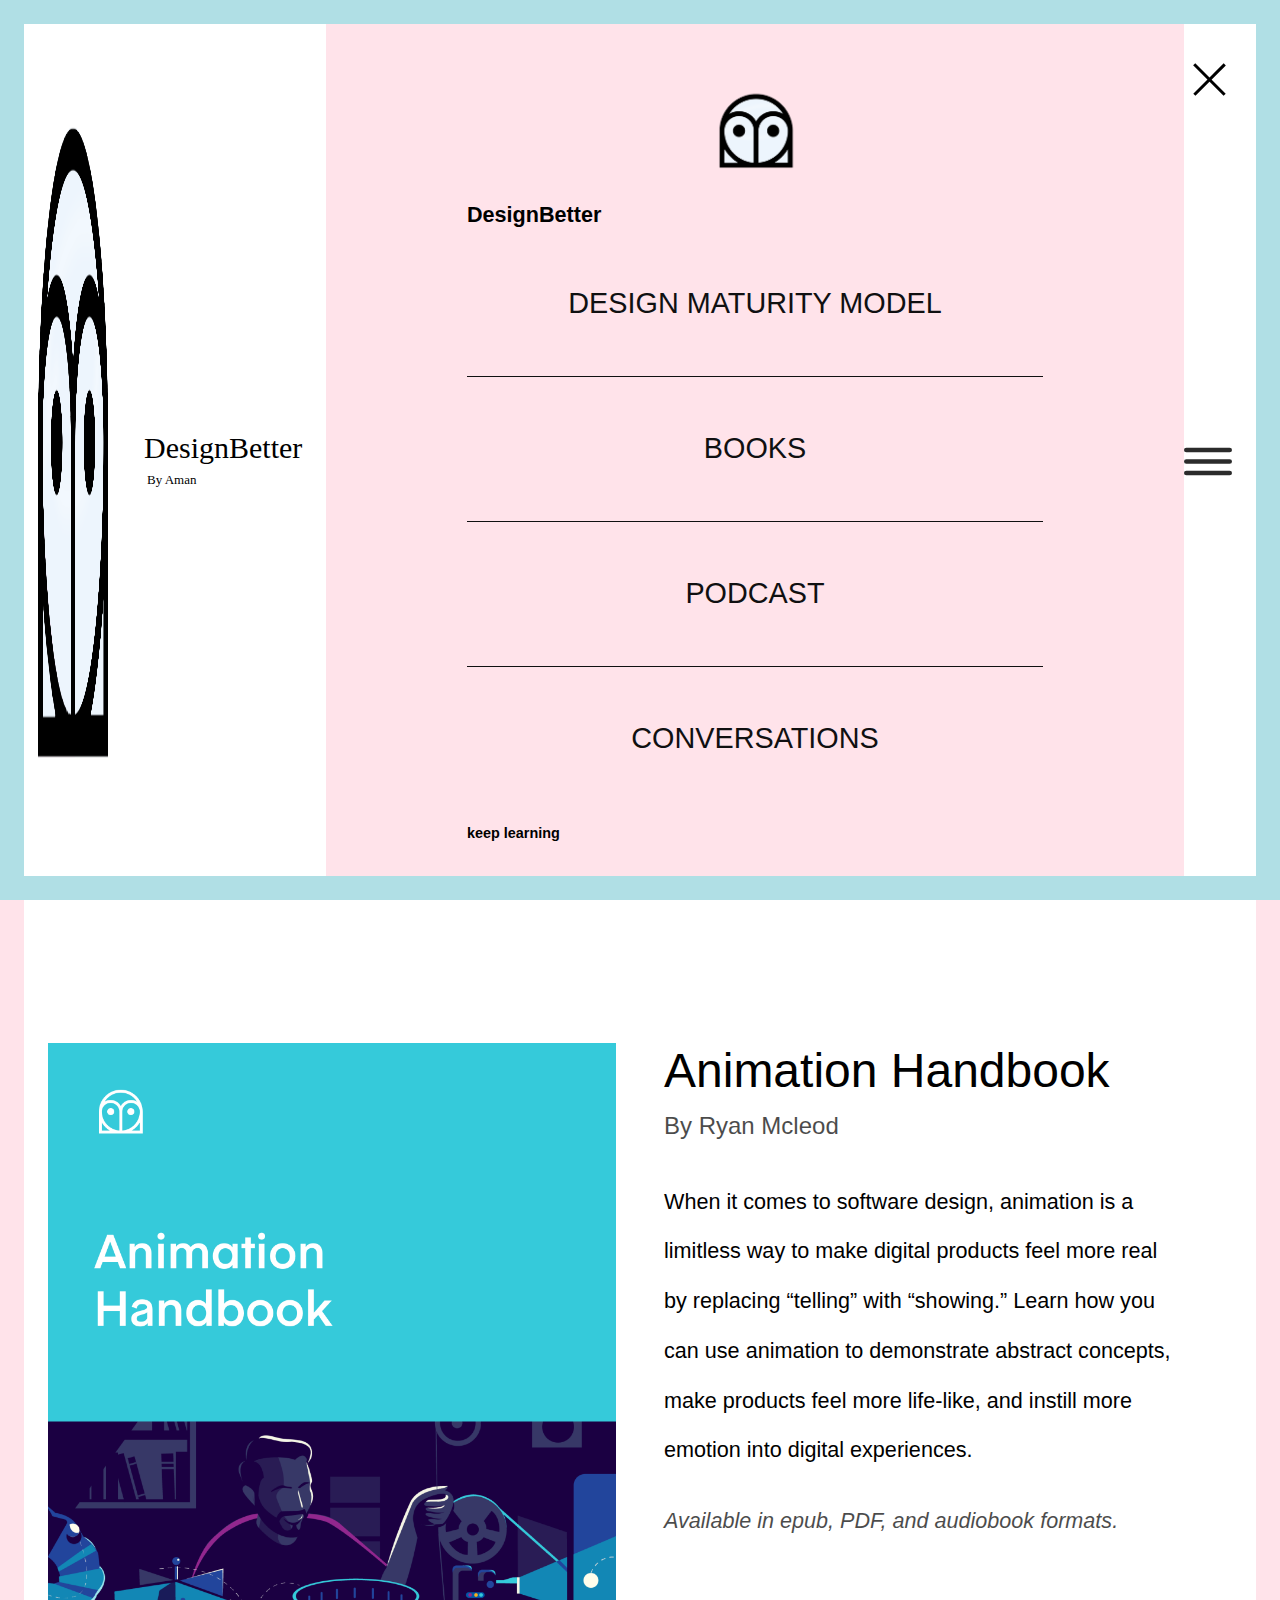
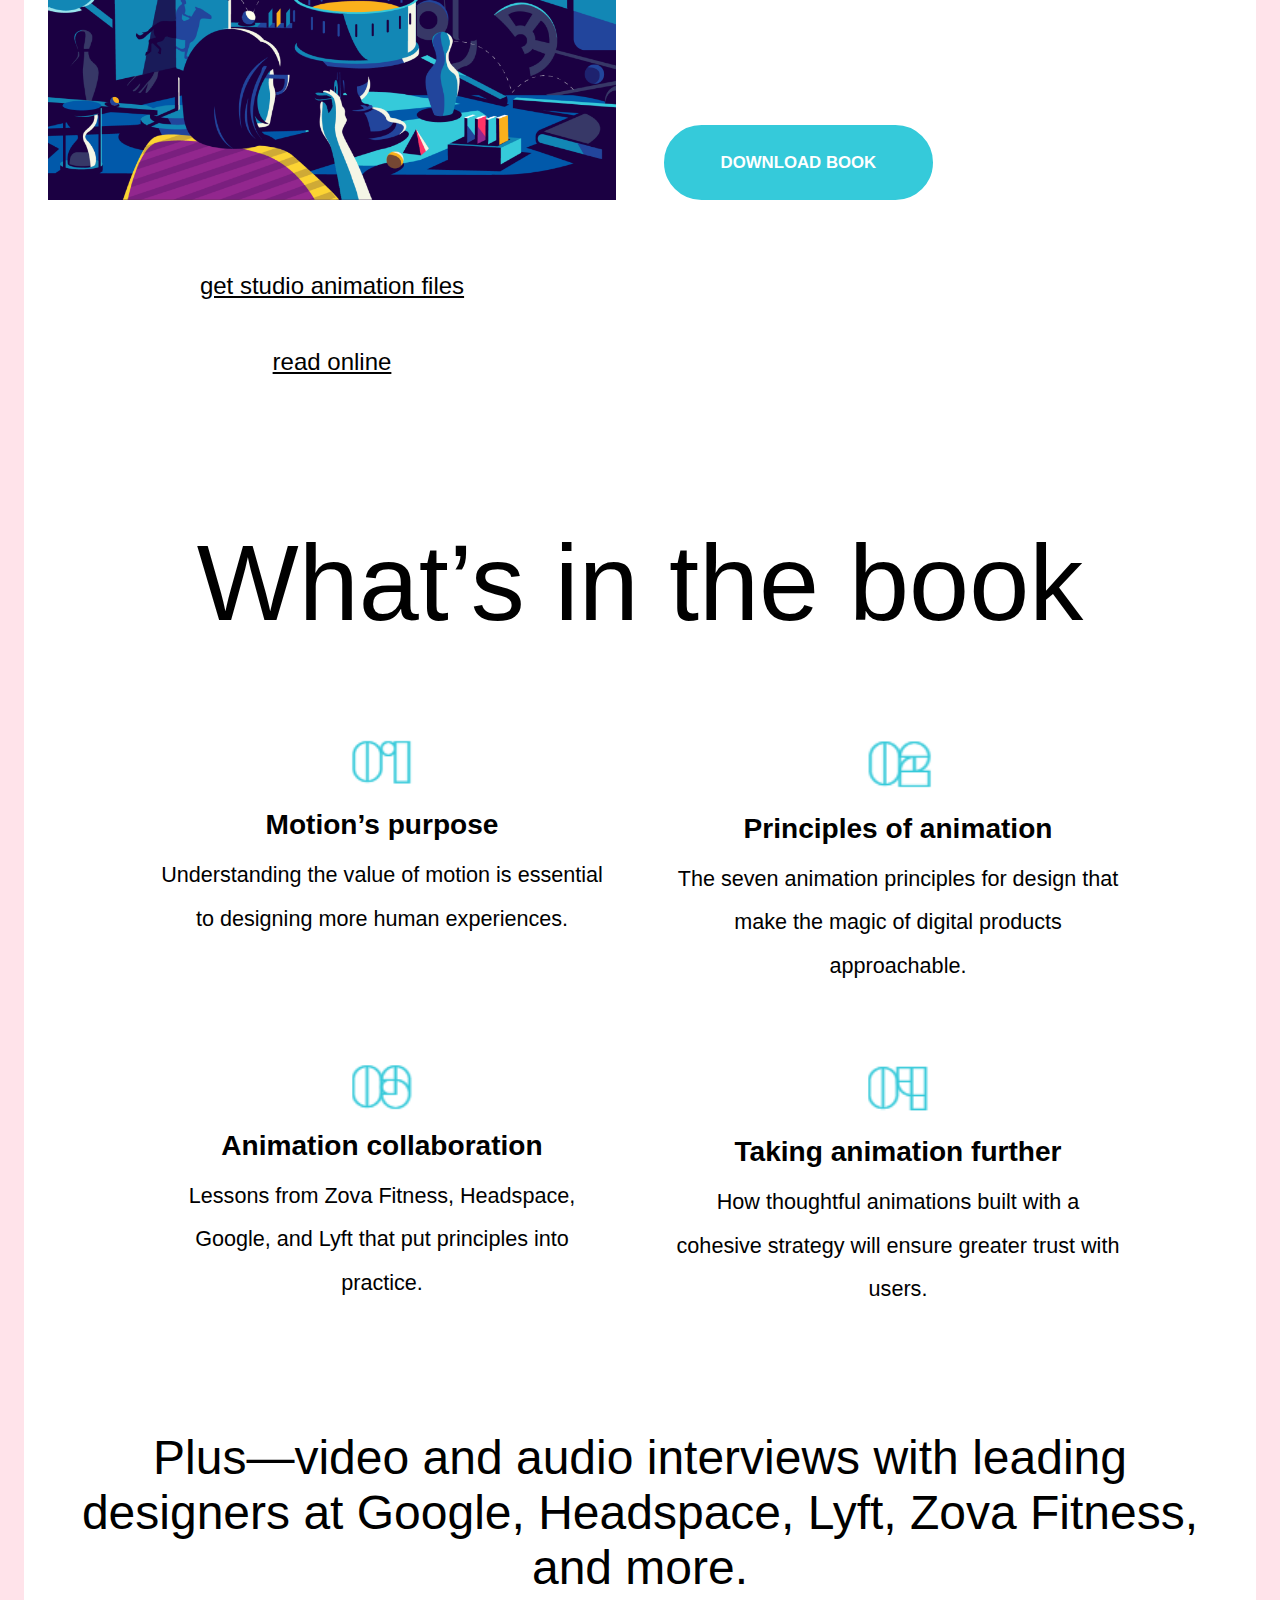
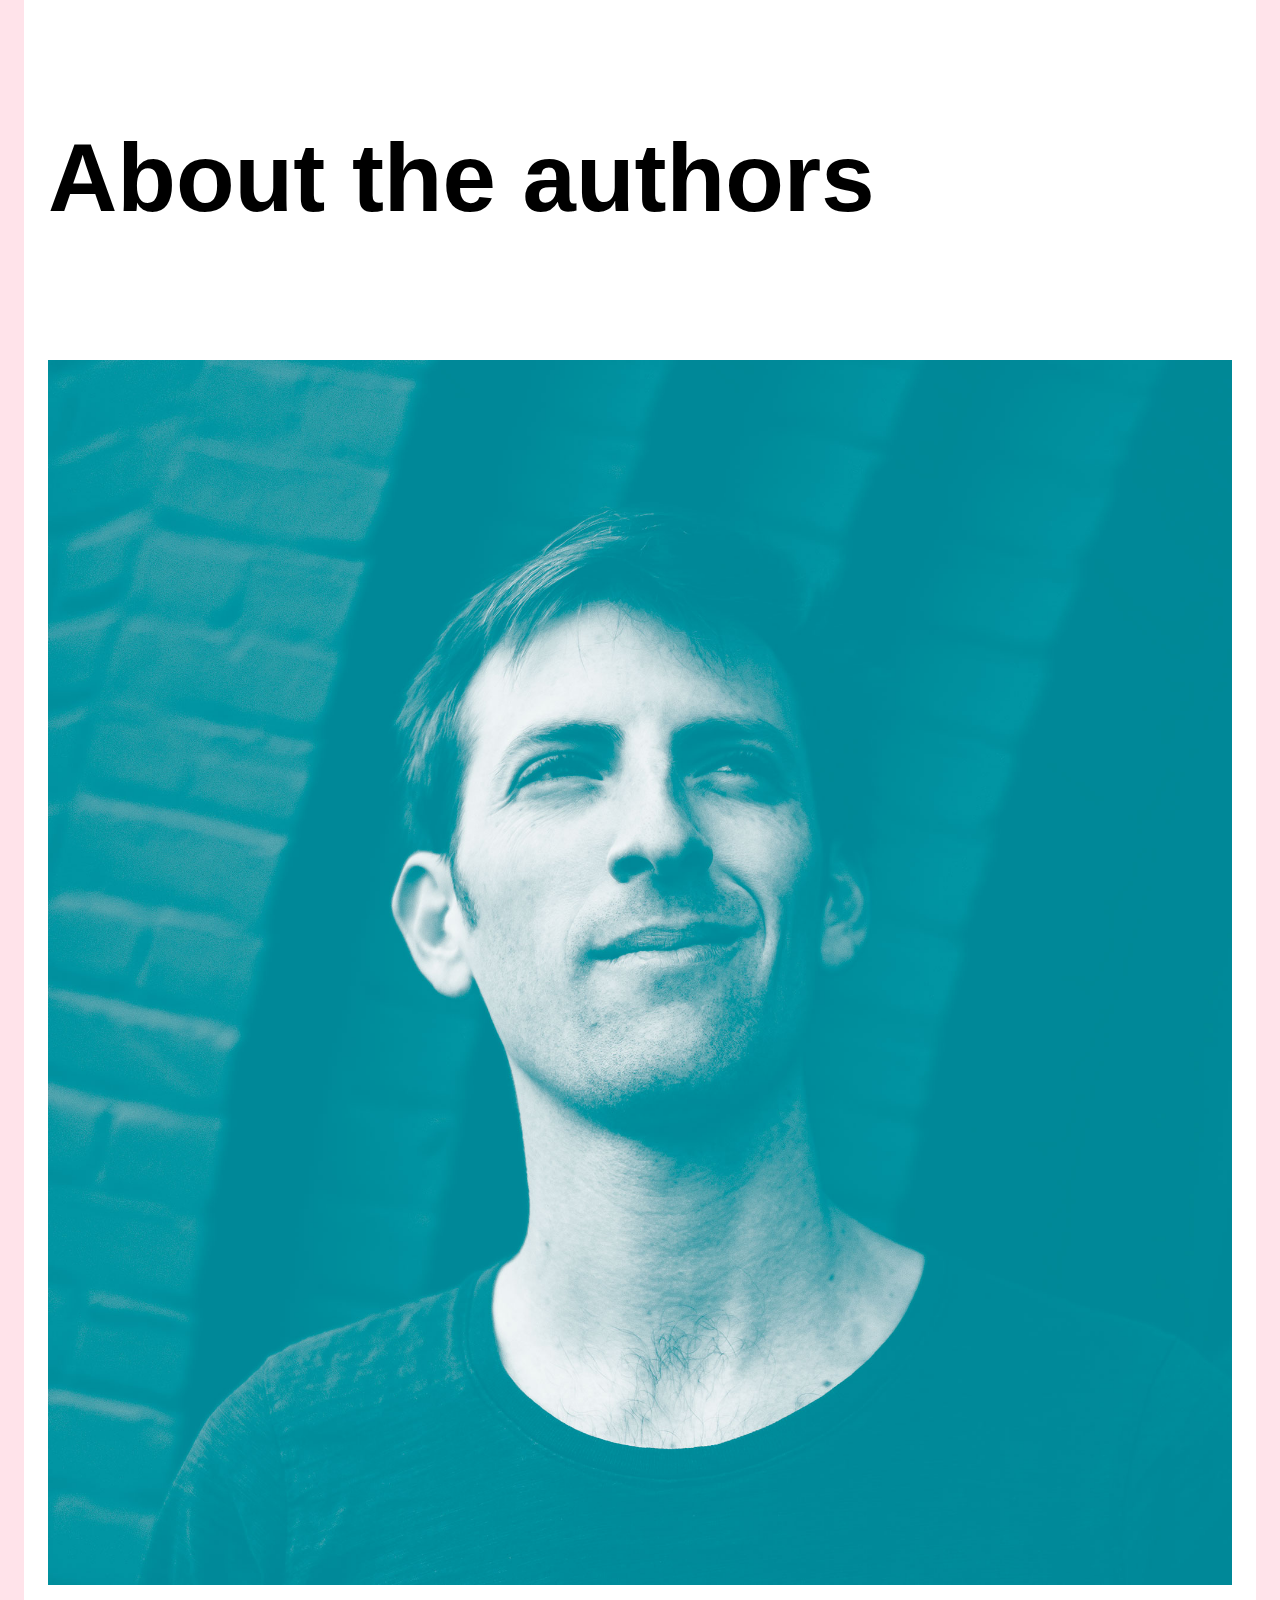
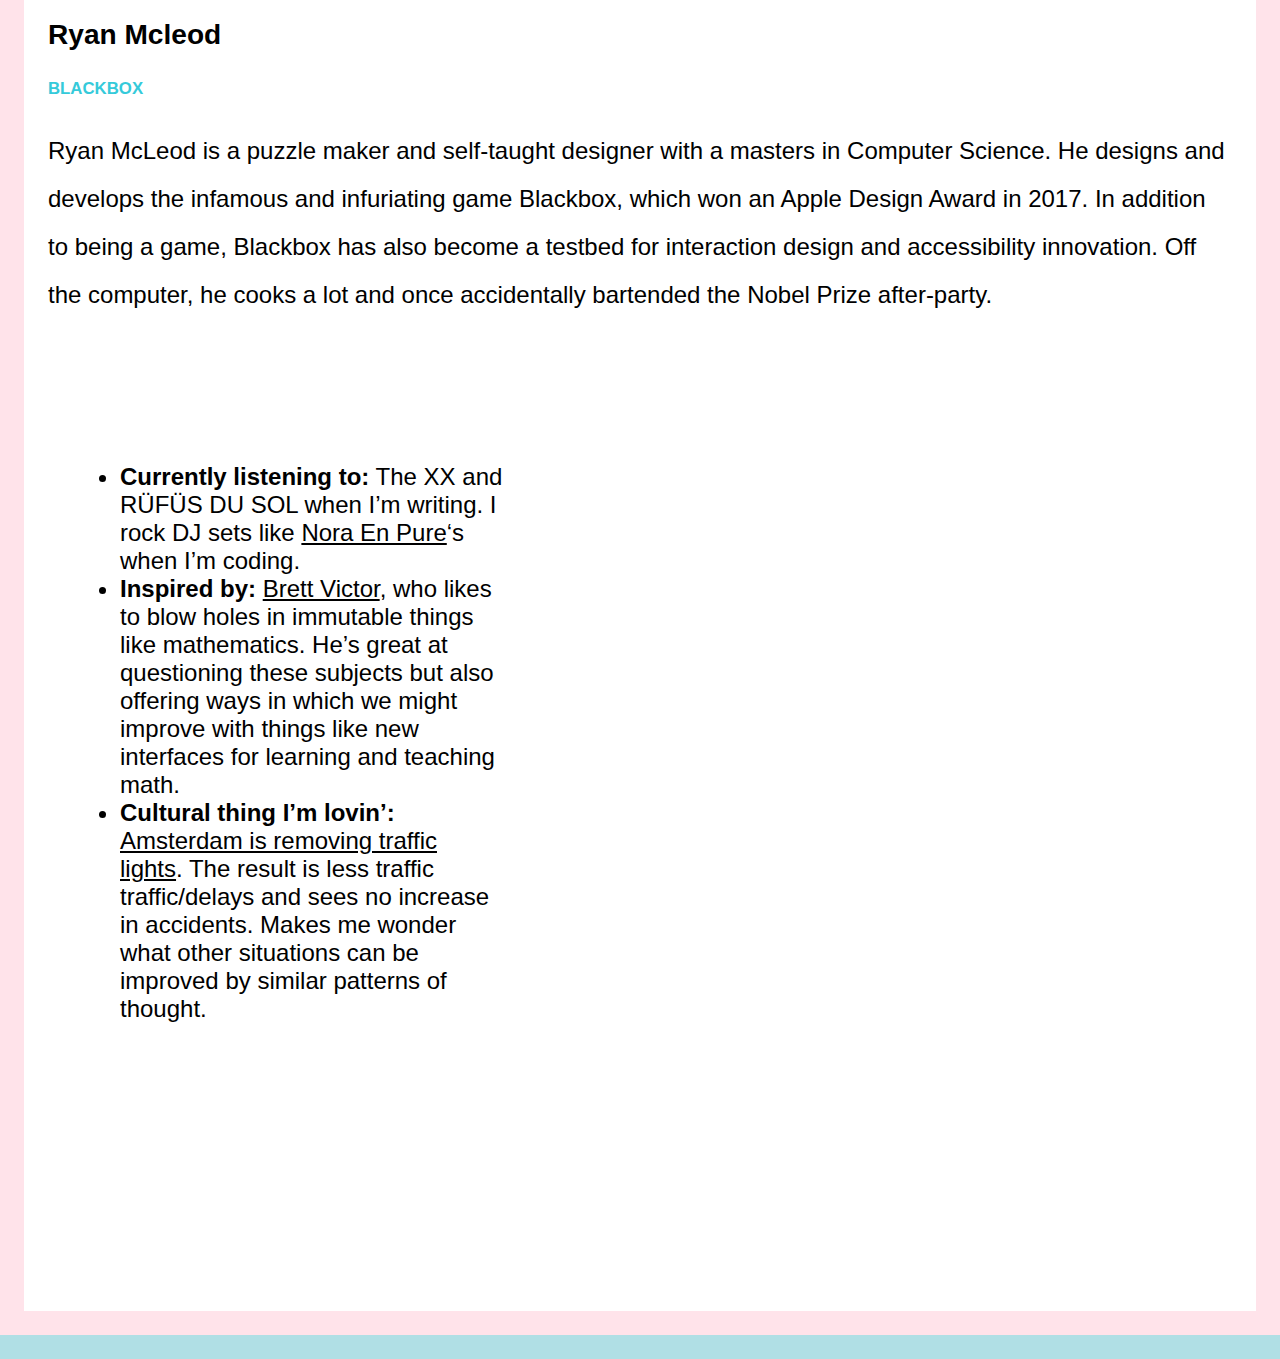
<file: detail.html>
<!DOCTYPE html>
<html lang="en">

<head>
    <meta charset="UTF-8">
    <meta name="viewport" content="width=device-width, initial-scale=1.0">
    <meta http-equiv="X-UA-Compatible" content="ie=edge">
    <link rel="stylesheet" href="static/css/styles.css">
    <title>buttercheeseandeggs</title>
</head>

<body>
    <!-- Navigatie-->
    <header>
        <img id="logo-head" src="img/logo-db.png" alt="logo website">
        <img id="logo-title" src="img/DesignBetter.svg" alt="DesignBetter by Aman">
        <nav>
            <div id="cross"></div>
            <ul>
                <img src="img/logo-db.png" alt="">
                <h2>DesignBetter</h2>
                <li><a href="">Design Maturity Model</a></li>
                <li><a href="">Books</a></li>
                <li><a href="">Podcast</a></li>
                <li id="noborder"><a href="">Conversations</a></li>
                <div id="btn-nav">
                    <a href="#checkbox"></a> keep learning
                </div>
            </ul>
        </nav>
        <img id="menu" src="img/hamburger.svg" alt="menu">

    </header>
    <!-- Navigatie-->


    <main id="detailpag">


        <!-- Highlighted Article -->
        <article id="highlight">
            <img src="img/AnimationHandbook_A.png" alt="">

            <section id="highlightsec">
                <h2>Animation Handbook</h2>
                <p class="author">By Ryan Mcleod</p>
                <p> When it comes to software design, animation is a limitless way to make digital products feel more real by replacing “telling” with “showing.” Learn how you can use animation to demonstrate abstract concepts, make products feel more life-like,
                    and instill more emotion into digital experiences.
                </p>
                <p class="italic">Available in epub, PDF, and audiobook formats.</p>
                <a id="linkbtn" href="detail.html">
                    <div class="btn-banner">download book</div>
                </a>


            </section>
            <section id="stommelinks">
                <a href="">get studio animation files</a>
                <a href="">read online</a>
            </section>
        </article>

        <!-- Highlighted Article -->
        <!-- whats in the book | net als de boekjes onderaan het overzicht-->

        <section id="whatbook">
            <h2>What’s in the book</h2>
        </section>

        <article id="whatbook-grid">
            <article class="article-grid">
                <figure><img src="img/1.png" alt=""></figure>
                <aside>
                    <h3>Motion’s purpose</h3>
                    <p> Understanding the value of motion is essential to designing more human experiences.
                    </p>
                </aside>
            </article>

            <article class="article-grid">
                <figure><img src="img/2.png" alt=""></figure>
                <aside>
                    <h3>Principles of animation
                    </h3>
                    <p> The seven animation principles for design that make the magic of digital products approachable.


                    </p>
                </aside>
            </article>

            <article class="article-grid">
                <figure> <img src="img/3.png" alt=""></figure>
                <aside>
                    <h3>Animation collaboration</h3>
                    <p> Lessons from Zova Fitness, Headspace, Google, and Lyft that put principles into practice.
                    </p>
                </aside>
            </article>

            <article class="article-grid">
                <figure><img src="img/4.png" alt=""></figure>
                <aside>
                    <h3>Taking animation further</h3>
                    <p> How thoughtful animations built with a cohesive strategy will ensure greater trust with users.
                    </p>
                </aside>
            </article>
        </article>
        <!-- whats in the book -->

        <!-- bridge -->
        <section id="brug">
            <h2>Plus—video and audio interviews with leading designers at Google, Headspace, Lyft, Zova Fitness, and more.</h2>
        </section>
        <!-- bridge -->

        <section>
            <h4>About the authors</h4>
        </section>
        <article id="mcleod">
            <img src="img/ryan-mcleod.jpg" alt="Ryan Mcleod">
            <h3>Ryan Mcleod</h3>
            <h5>BLACKBOX</h5>
            <p>Ryan McLeod is a puzzle maker and self-taught designer with a masters in Computer Science. He designs and develops the infamous and infuriating game Blackbox, which won an Apple Design Award in 2017. In addition to being a game, Blackbox has
                also become a testbed for interaction design and accessibility innovation. Off the computer, he cooks a lot and once accidentally bartended the Nobel Prize after-party.
            </p>
        </article>

        <!-- lijst onderaan-->
        <ul>
            <li><strong>Currently listening to:</strong> The XX and RÜFÜS DU SOL when I’m writing. I rock DJ sets like <a href="">Nora En Pure</a>‘s when I’m coding.</li>
            <li><strong>Inspired by:</strong> <a href="">Brett Victor</a>, who likes to blow holes in immutable things like mathematics. He’s great at questioning these subjects but also offering ways in which we might improve with things like new interfaces
                for learning and teaching math.</li>
            <li><strong>Cultural thing I’m lovin’:</strong> <a href="">Amsterdam is removing traffic lights</a>. The result is less traffic traffic/delays and sees no increase in accidents. Makes me wonder what other situations can be improved by similar
                patterns of thought.</li>
        </ul>
    </main>

    <!-- JS -->
    <script src="static/js/script.js"></script>
</body>

</html>
</file>
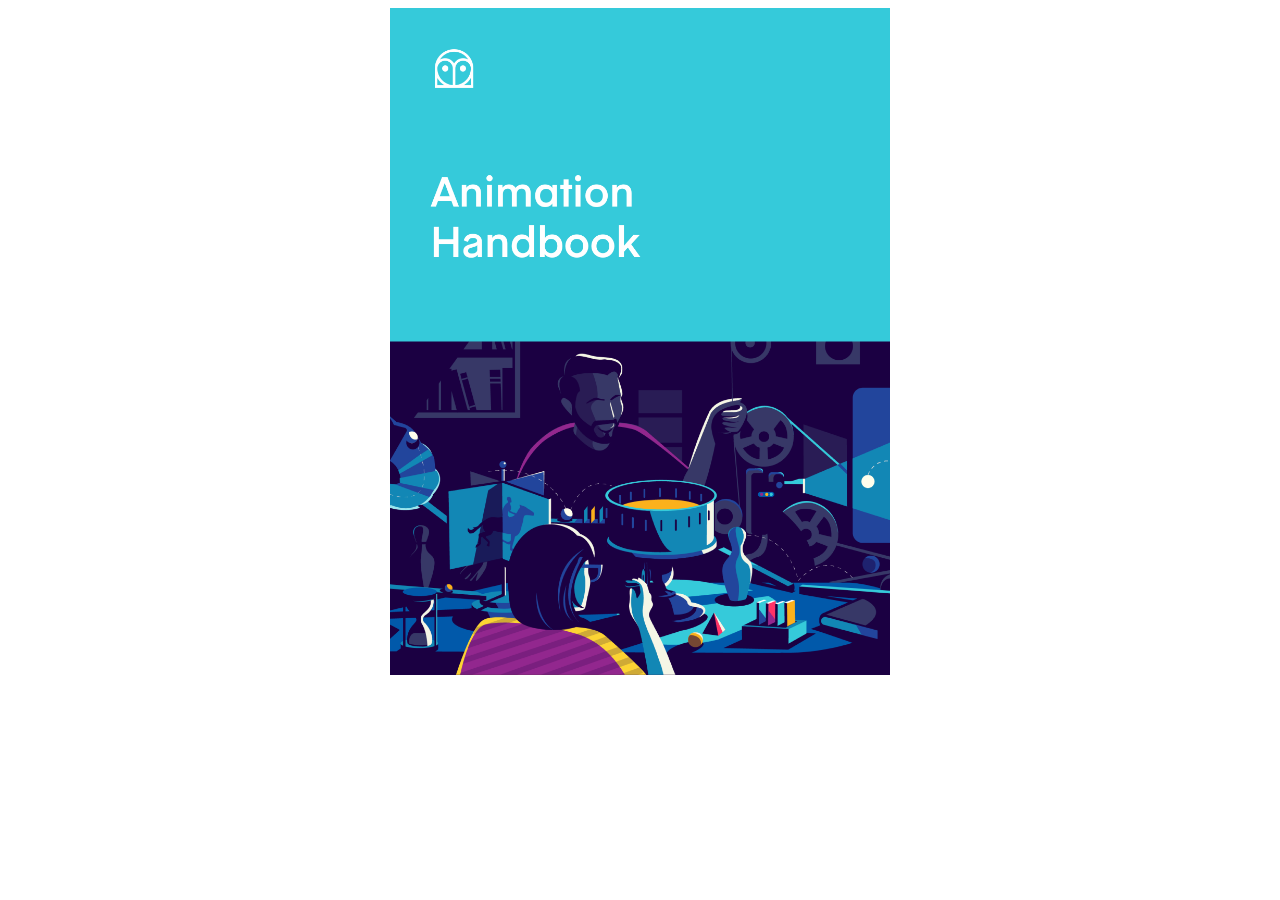
<file: test.html>
<!DOCTYPE html>
<html lang="en">

<head>
    <meta charset="UTF-8">
    <meta name="viewport" content="width=device-width, initial-scale=1.0">
    <meta http-equiv="X-UA-Compatible" content="ie=edge">
    <link rel="stylesheet" href="static/test.css">
    <title>Document</title>
</head>

<body>
    <!-- <header>
        <nav>
            <div id="cross"></div>
            <ul>
                <img src="img/logo-db.png" alt="">
                <h1>DesignBetter</h1>
                <li><a href="">Design Maturity Model</a></li>
                <li><a href="">Books</a></li>
                <li><a href="">Podcast</a></li>
                <li id="noborder"><a href="">Conversations</a></li>
                <div id="btn-nav">
                    <a href="books"></a> GET AUDIOBOOKS
                </div>
            </ul>
        </nav>
    </header> -->
    <article>
        <section class="content">
            <img src="img/AnimationHandbook_A.png" alt="">
            <div class="overlay">
                <p>poopie doodie woopie doo</p>
            </div>
        </section>
    </article>

    <script src="static/js/script.js"></script>

</body>

</html>
</file>
<file: static/css/styles.css>
/*  1em = 16px  Mobile first */
        
        * {
            box-sizing: border-box;
        }
        /* voorbeeld site gebruikt ze ook, weet niet of nuttig voor kleine projecten  */
        
         :root {
            --primary-color: #ffe3ea;
            --secondary-color: #C4CFF5;
            --third-color: #B0DFE5;
            --button-color: #ff0063;
            --btnhigh-color: #35cada;
            --text-color: #101011;
        }
        /* responsive font size van slides: https://css-tricks.com/snippets/css/fluid-typography/ */
        
        html {
            font-size: calc(16px + 6 * ((100vw - 320px) / 680));
        }
        
        body {
            display: block;
            font-family: Arial, Helvetica, sans-serif;
            background-color: var(--primary-color);
            margin: 0;
            padding: 1em;
        }
        /* rand om website heen, voor de content en nadat content is getoond, dus het begin en helemaal beneden */
        
        body::before,
        body::after {
            content: '';
            position: fixed;
            left: 0;
            right: 0;
            top: 0;
            border: 1em solid var(--primary-color);
            bottom: 0;
            z-index: 10;
            border-bottom: 0px;
            pointer-events: none;
        }
        /* Navigatie */
        
        header {
            display: flex;
            justify-content: flex-start;
            align-content: center;
            background-color: #fff;
            width: 100%;
        }
        
        #logo-head {
            display: block;
            position: relative;
            width: 4em;
        }
        
        #logo-title {
            position: relative;
            margin-left: 1em;
        }
        
        #menu {
            position: relative;
            width: 2em;
            margin: 0 1em 0 auto;
            cursor: pointer;
        }
        
        nav {
            display: flex;
            align-items: center;
            justify-content: center;
            font-size: 0.6em;
            font-weight: 700;
            width: 100%;
            height: 100%;
            background-color: #ffe3ea;
        }
        /* Kruisje van deze link gepakt  https://codepen.io/brissmyr/pen/egidw */
        
        a {
            text-decoration: none;
            color: #fff;
        }
        
        a:hover {
            text-decoration: none;
            color: var(--button-color);
        }
        
        #cross {
            position: absolute;
            right: 3em;
            top: 4em;
            width: 3em;
            height: 3em;
            cursor: pointer;
        }
        
        #cross:before,
        #cross:after {
            position: absolute;
            left: 1em;
            content: ' ';
            height: 3em;
            width: 0.2em;
            background-color: #000;
        }
        
        #cross:before {
            transform: rotate(45deg);
        }
        
        #cross:after {
            transform: rotate(-45deg);
        }
        /* JS dingen */
        
        #js-parent {
            opacity: 0;
            position: fixed;
            z-index: 11;
            background-color: var(--primary-color);
            left: 100%;
            top: 0;
            bottom: 0;
            width: 100%;
            transition: ease .3s;
        }
        
        #js-parent.active {
            opacity: 1;
            left: 0;
        }
        
        section#nav-sec {
            display: flex;
            flex-direction: column;
            justify-content: center;
            align-items: center;
            flex: 1;
        }
        
        section#nav-sec img {
            width: 32px;
            height: 32px;
        }
        
        .visible {
            display: block;
            position: fixed;
            top: 0;
            bottom: 0;
            left: 0;
            right: 0;
            background-color: var(--primary-color);
            padding: 10em;
        }
        
        .scrolling {
            overflow: hidden;
        }
        
        .headerbig {
            height: 100vh;
            width: 100vw;
        }
        
        .gone {
            display: none;
        }
        /* bar goedzetten na scroll actie */
        
        .fixed {
            position: fixed;
            z-index: 9999;
            top: 0;
            width: calc(100% - 2em);
        }
        
        .fixed-padding {
            padding-top: 6em;
        }
        
        .hidden {
            display: none;
        }
        /* JS Dingen */
        /* cross eindigt hier */
        
        nav ul {
            display: flex;
            flex-direction: column;
            justify-content: center;
            padding: 0;
            width: 20em;
            max-height: 60em;
            list-style: none;
        }
        
        nav section {
            display: flex;
        }
        
        nav img {
            width: 7em;
            margin: 0 auto;
        }
        
        nav h3 {
            font-size: 3em;
            font-weight: 100;
            margin: 0 auto;
        }
        
        nav ul li {
            height: 5em;
            display: flex;
            flex-direction: column;
            align-items: center;
            justify-content: center;
            margin: auto 0;
            border-bottom: var(--text-color) solid 1px;
        }
        
        nav ul li a {
            font-size: 1.1em;
            text-transform: uppercase;
            color: var(--text-color);
            text-decoration: none;
        }
        
        #noborder {
            border-bottom: none;
        }
        
        a:hover {
            opacity: 0.4;
        }
        
        #nav-cta {
            display: flex;
            font-size: 1em;
            font-weight: 700;
            text-transform: uppercase;
            color: #fff !important;
            background-color: var(--button-color);
            border: 2px solid var(--button-color);
            border-radius: 3em;
            padding: 1.5em 2em;
            justify-content: center;
            width: 16em;
            height: auto;
            margin: auto;
            margin-top: 3em;
            cursor: pointer;
        }
        
        #nav-cta:hover {
            color: #ff0063 !important;
            background-color: #fff;
            border: 2px solid var(--button-color);
            justify-content: center;
            width: 16em;
        }
        /* Navigatie */
        /* Buttons */
        
        .btn-banner {
            display: flex;
            font-size: 0.7em;
            line-height: 1.2em;
            font-weight: 700;
            text-transform: uppercase;
            color: white !important;
            background-color: var(--button-color);
            border: 2px solid var(--button-color);
            border-radius: 3em;
            padding: 1.5em 2em;
            justify-content: center;
            width: 16em;
            height: auto;
            cursor: pointer;
        }
        
        .btn-banner:hover {
            color: var(--button-color) !important;
            background-color: #fff;
            border: 2px solid var(--button-color);
            justify-content: center;
            width: 16em;
        }
        /* Buttons */
        /* Banner CTA */
        
        section article {
            display: flex;
            flex-direction: column;
            position: relative;
            background-color: var(--primary-color);
            padding: 0 1em;
        }
        
        section article h1 {
            text-align: left;
            font-size: 2em;
            margin: 1em 0 0;
        }
        
        section article p {
            word-spacing: 2px;
            line-height: 1.5em;
            margin: 1em 0 0;
            text-align: left;
        }
        
        section article .btn-banner {
            margin: 2em auto;
        }
        
        section img {
            position: relative;
            width: 100%;
        }
        /* Best practices */
        
        #svgsec {
            display: flex;
            flex-direction: column;
            padding: 0 1em;
            background-color: #fff;
        }
        
        section svg {
            align-content: center;
            margin: 3em auto 0;
        }
        
        section svg:last-child {
            margin: 3em auto 4em;
        }
        
        section h2 {
            font-size: 3em;
            font-weight: 500;
            text-align: center;
        }
        
        section p {
            line-height: 2em;
            margin: 1em auto;
            text-align: center;
        }
        
        #partnerblk {
            display: flex;
            flex-direction: column;
            background-color: #fff;
        }
        /* Best practices */
        /* Library */
        /*Intro Library */
        
        main article h6 {
            text-transform: uppercase;
            margin: 1em auto;
        }
        
        #this {
            display: flex;
            flex-direction: column;
            justify-content: center;
            align-content: center;
            text-align: center;
        }
        
        #this img {
            margin: 0 auto;
            width: 6em;
        }
        
        #this p {
            margin-bottom: 1em;
        }
        
        main article h2 {
            font-weight: 500;
        }
        
        main article p {
            line-height: 2em;
            text-align: center;
        }
        
        .italic {
            opacity: 0.7;
            font-style: italic;
        }
        /*Intro Library */
        /* Main */
        
        main {
            padding: 0 1em;
            background-color: #fff;
        }
        
        main img {
            width: 100%;
        }
        
        .author {
            opacity: 0.7;
            font-size: 1em;
            text-align: left;
        }
        /* Main */
        /* Highlighted Article */
        
        #highlight {
            display: block;
            text-align: left;
        }
        
        #highlight img {
            margin: 2em auto 0;
        }
        
        #highlight h2 {
            font-size: 2em;
            text-align: left;
        }
        
        #highlight .author {
            font-size: 1em;
            margin: 0 0 1em 0;
        }
        
        #highlight p {
            font-size: 0.9em;
            line-height: 2.3em;
            text-align: left;
            margin: 0 auto 1em;
        }
        
        #highlight .btn-banner {
            justify-content: center;
            margin: 1em auto 5em;
            background-color: var(--btnhigh-color);
            border-color: var(--btnhigh-color);
        }
        
        #highlight .btn-banner:hover {
            color: var(--btnhigh-color);
            background-color: #fff;
            border-color: var(--btnhigh-color);
        }
        /* Highlighted Article */
        /* Articles Library in grid */
        
        #small-articles {
            display: grid;
            grid-template-columns: 1fr;
            grid-gap: 3em;
            align-content: left;
        }
        
        #small-articles article {
            background-color: #fff;
        }
        
        .article-grid {
            display: flex;
            flex-direction: row;
            align-items: flex-start;
        }
        
        figure {
            flex-wrap: nowrap;
            margin: 0;
        }
        
        #small-articles aside {
            margin: 0;
            padding-left: 1em;
        }
        
        .article-grid h3 {
            text-align: left;
            margin: 0;
            line-height: 2em;
        }
        
        .article-grid p {
            font-size: 0.9em;
            margin: 0;
        }
        /* Articles Library in grid */
        /* END Library */
        /* Form */
        
        #form-sec {
            background-color: var(--primary-color);
            width: 100%;
            margin: 1em auto;
            padding: 2em 0;
            text-align: center;
        }
        
        #form-sec h2 {
            font-size: 1.5em;
            font-weight: 700;
            margin: 0.5em auto
        }
        
        form {
            display: flex;
            flex-direction: column;
            background-color: #fff;
            padding: 3em 0;
            margin: auto;
            max-width: 40em;
            justify-content: center;
        }
        
        input {
            height: 5em;
            width: 15em;
            margin: auto;
            margin-bottom: 1em;
            border: 0px;
            border-bottom: 1px solid #000;
            text-align: center;
            color: var(--text-color);
            transition: .3s ease;
        }
        
        input:hover,
        input:focus,
        input:active {
            border-bottom-color: var(--button-color);
            outline: none;
        }
        
        input:hover::placeholder,
        input:focus::placeholder,
        input:active::placeholder {
            color: var(--button-color);
        }
        
        input::placeholder {
            color: var(--text-color);
        }
        
        fieldset {
            border: none;
        }
        
        #checkbox {
            margin: 1em auto;
            text-align: center;
        }
        
        #checker {
            -webkit-appearance: none;
            cursor: pointer;
            border: 1px solid #2b2b2b;
            background-color: #fff;
            width: 1.2em;
            height: 1.2em;
            position: relative;
            margin: auto 1em;
        }
        /* https://www.w3schools.com/howto/tryit.asp?filename=tryhow_css_custom_checkbox 
        rotation en border widths*/
        
        #checker:checked:after {
            content: '';
            position: absolute;
            height: 8px;
            left: 3px;
            top: 0px;
            width: 4px;
            border: solid #0828CC;
            border-width: 0 3px 3px 0;
            -webkit-transform: rotate(45deg);
            -ms-transform: rotate(45deg);
            transform: rotate(45deg);
        }
        
        form .btn-banner {
            margin: 0 auto;
            background-color: #0828CC;
            border-color: #0828CC;
        }
        
        form .btn-banner:hover {
            color: #0828CC !important;
            background-color: #fff;
            border-color: #0828CC;
        }
        /* Form */
        /* Detail Pagina hoerah */
        
        #detailpag a {
            text-decoration: underline;
            color: #000;
        }
        
        #linkbtn {
            text-decoration: none;
        }
        
        #stommelinks {
            display: flex;
            position: relative;
            flex-direction: column;
        }
        
        #stommelinks a {
            margin: 1em auto;
        }
        
        #whatbook {
            font-size: 1em;
            font-weight: 700;
        }
        
        #whatbook-grid {
            display: grid;
            grid-template-columns: 1fr;
            grid-template-rows: 1fr auto;
            grid-gap: 3em;
            max-width: 40em;
            justify-content: space-between;
            margin: auto;
        }
        
        #detailpag .article-grid {
            display: flex;
            flex-direction: column;
            align-items: flex-start;
        }
        
        #detailpag .article-grid figure {
            justify-content: center;
            margin: 0 auto;
        }
        
        #detailpag .article-grid h3 {
            text-align: center;
            justify-content: center;
            margin: 0 auto;
        }
        
        #brug h2 {
            font-size: 2em;
        }
        
        #detailpag section h4 {
            font-size: 2em;
        }
        
        #mcleod img {
            width: 100%;
        }
        
        #mcleod h5 {
            font-size: 0.7em;
            color: #35cada;
        }
        
        #mcleod p {
            text-align: left;
        }
        
        #detailpag ul {
            background-color: #fff;
            padding: 5em 1em 10em 3em;
        }
        /* Detail Pagina hoerah */
        /* Mobile */
        
        @media screen and (max-width: 30em) {
            #logo-title {
                display: none;
            }
            body {
                border-bottom: 1em solid var(--primary-color);
            }
        }
        /* Tablet */
        
        @media screen and (min-width: 30em) and (max-width: 50em) {
            body {
                padding: 1.5em;
                border-bottom: 1.5em solid var(--secondary-color);
            }
            body::before,
            body::after {
                border: 1.5em solid var(--secondary-color);
            }
            section article {
                margin: 0 auto;
                align-items: center;
            }
            main {
                padding: 0 8em;
            }
            #partnerblk {
                display: grid;
                grid-template-columns: 1fr 1fr;
            }
            #highlight img {
                width: 20em;
            }
            form {
                max-width: 30em;
            }
            #form-sec {
                padding: 4em 7em;
            }
            input {
                height: 6em;
                width: 30em;
            }
        }
        /* Desktop */
        
        @media screen and (min-width: 50em) {
            html {
                font-size: 24px;
            }
            body {
                border-bottom: 1em solid var(--third-color);
            }
            body::before,
            body::after {
                border: 1em solid var(--third-color);
            }
            nav ul {
                width: 40em;
                margin: 4em auto;
            }
            nav ul li {
                height: 6em;
                margin: 1em 0;
                padding: 4em 0;
            }
            nav ul li a {
                font-size: 2em;
                font-weight: 500;
                margin-bottom: 1em;
            }
            #banner {
                height: 20em;
                background-size: contain;
                background-image: url('../../img/Bigwrapimg.jpeg');
                background-position: center;
                background-repeat: repeat-x;
            }
            #banner article {
                background-color: transparent;
            }
            section img {
                display: none;
            }
            section article h1 {
                margin: 2em 0 .0;
            }
            section article span {
                box-sizing: border-box;
                border: 10px solid #fff;
                background-color: #fff;
            }
            section article .btn-banner {
                margin: 3em 0;
            }
            #svgsec {
                padding: 0 1em;
                display: grid;
                grid-template-columns: 1fr 2fr;
                grid-gap: 1em;
            }
            section svg:first-child {
                padding: 0;
            }
            #partnerblk {
                display: grid;
                grid-template-columns: 1fr 1fr;
            }
            /* laat uil bij better design groter zijn */
            #svgsec svg:nth-of-type(1) {
                padding: 0;
            }
            #svgsec aside h2 {
                font-size: 2em;
            }
            #svgsec aside p {
                max-width: 30em;
            }
            .italic {
                margin-top: 0;
                margin-bottom: 1em;
            }
            main {
                padding: 0 1em;
            }
            #highlight {
                display: grid;
                grid-template-columns: 1fr 1fr;
                grid-gap: 2em;
                margin: 5em auto;
            }
            #highlight img {
                margin: 0;
            }
            #highlightsec {
                position: relative;
                padding-right: 2em;
            }
            #highlight h2 {
                margin: auto 0;
                text-align: left;
            }
            #highlight .btn-banner {
                position: absolute;
                bottom: 0;
                margin: 0;
            }
            #small-articles {
                display: grid;
                grid-template-columns: 1fr 1fr;
                grid-template-rows: 1fr auto;
                grid-gap: 3em;
                max-width: 40em;
                justify-content: space-between;
                margin: auto;
            }
            #small-articles aside {
                padding-left: 0;
            }
            .article-grid {
                display: flex;
                flex-direction: column;
                align-items: flex-start;
            }
            .article-grid aside {
                padding: 1em auto;
            }
            #form-sec {
                padding: 4em 7em;
            }
            form {
                max-width: 25em;
            }
            input {
                height: 6em;
                width: 30em;
            }
            form .btn-banner {
                font-size: 0.6em;
            }
        }
        /* detailpagina */
        
        #detailpag {
            padding: 1em;
        }
        
        #whatbook {
            font-size: 1.5em;
            font-weight: 700;
        }
        
        #brug {
            margin: 5em auto;
        }
        
        #whatbook-grid {
            grid-template-columns: 1fr 1fr;
        }
        
        #whatbook-grid .article-grid img {
            width: 3em;
        }
        
        #detailpag section h4 {
            font-size: 4em;
        }
        
        #detailpag ul {
            max-width: 20em;
        }
        /* detailpagina */
        
        @media screen and (min-width: 70em) {
            #small-articles {
                grid-template-columns: 1fr 1fr 1fr;
                max-width: 200em;
            }
        }
</file>
<file: static/test.css>
html {
        font-size: calc(16px + 6 * ((100vw - 320px) / 680));
    }
    
    body {
        font-family: Arial, Helvetica, sans-serif;
        background-color: white;
    }
    
    nav {
        display: block;
        margin-left: auto;
        font-size: 0.6em;
        font-weight: 700;
        width: 100vw;
        height: 100vh;
        background-color: #ffe3ea;
    }
    /* Kruisje van deze link gepakt 
    https://codepen.io/brissmyr/pen/egidw */
    
    #cross {
        position: absolute;
        right: 2em;
        top: 3em;
        width: 3em;
        height: 3em;
    }
    
    #cross:before,
    #cross:after {
        position: absolute;
        left: 1em;
        content: ' ';
        height: 3em;
        width: 0.2em;
        background-color: #000;
    }
    
    #cross:before {
        transform: rotate(45deg);
    }
    
    #cross:after {
        transform: rotate(-45deg);
    }
    
    .visible {
        display: none;
    }
    /* cross eindigt hier */
    
    nav ul {
        display: flex;
        flex-direction: column;
        position: fixed;
        margin: auto 0;
        padding: 0;
        width: 20em;
        max-height: 60em;
        top: 50%;
        left: 50%;
        transform: translate(-50%, -50%);
        list-style: none;
    }
    
    nav img {
        padding: 1em;
        width: 7em;
        margin: auto;
    }
    
    nav h1 {
        text-align: center;
        font-size: 3em;
        font-weight: 100;
        margin: 1em auto;
    }
    
    nav ul li {
        height: 5em;
        display: flex;
        flex-direction: column;
        align-items: center;
        justify-content: center;
        margin: auto 0;
        border-bottom: black solid 1px;
    }
    
    nav ul li a {
        font-size: 1.1em;
        text-transform: uppercase;
        color: black;
        text-decoration: none;
    }
    
    #noborder {
        border-bottom: none;
    }
    
    a:hover {
        opacity: 0.4;
    }
    
    #btn-nav {
        display: flex;
        font-size: 1em;
        font-weight: 700;
        color: white;
        background-color: #ff0063;
        border: 2px solid #ff0063;
        border-radius: 3em;
        padding: 1.5em 2em;
        justify-content: center;
        width: 16em;
        box-sizing: border-box;
        height: auto;
        margin: auto;
        margin-top: 3em;
        cursor: pointer;
    }
    
    #btn-nav:hover {
        color: #ff0063;
        background-color: white;
        border: 2px solid #ff0063;
        justify-content: center;
        box-sizing: border-box;
        width: 16em;
    }
    
    .content {
        position: relative;
        max-width: 500px;
        margin: 0 auto;
    }
    
    .content img {
        max-width: 100%;
    }
    
    .content .overlay {
        position: absolute;
        top: 50%;
        left: 50%;
        width: 100%;
        height: 100%;
        transform: translate(-50%, -50%);
        opacity: 0;
        visibility: hidden;
        pointer-events: none;
        color: #fff;
        transition: ease .3s;
        background: rgba(255, 255, 255, 0.3);
        display: flex;
        justify-content: center;
        align-items: center;
    }
    
    .content:hover .overlay {
        opacity: 1;
        visibility: visible;
        pointer-events: all;
    }
</file>
